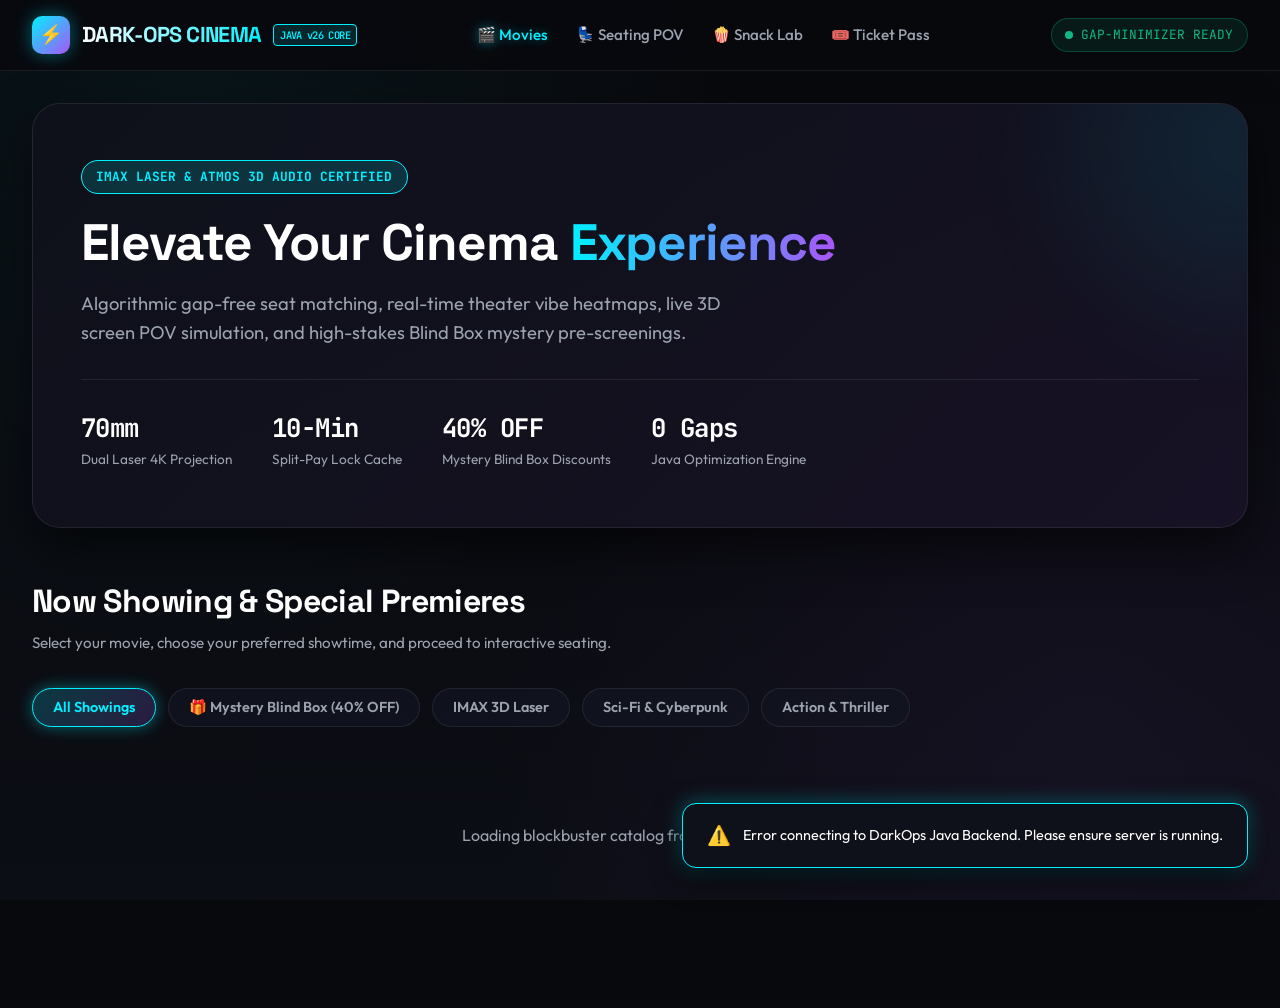
<file: web/index.html>
<!DOCTYPE html>
<html lang="en">
<head>
  <meta charset="UTF-8">
  <meta name="viewport" content="width=device-width, initial-scale=1.0">
  <title>DARK-OPS CINEMA // Next-Gen Movie Ticket Booking</title>
  <meta name="description" content="Experience cutting-edge cinema booking with 3D POV preview, vibe heatmap seating, group split-pay, and mystery blind box screening specials.">
  <link rel="stylesheet" href="styles.css">
</head>
<body>

  <!-- NAVIGATION BAR -->
  <header>
    <nav class="navbar">
      <a href="index.html" class="nav-brand">
        <div class="brand-icon">⚡</div>
        <span class="brand-title">DARK-OPS CINEMA</span>
        <span class="brand-badge">JAVA v26 CORE</span>
      </a>

      <ul class="nav-links">
        <li><a href="index.html" class="nav-link active">🎬 Movies</a></li>
        <li><a href="booking.html" class="nav-link">💺 Seating POV</a></li>
        <li><a href="snacks.html" class="nav-link">🍿 Snack Lab</a></li>
        <li><a href="confirmation.html" class="nav-link">🎟️ Ticket Pass</a></li>
      </ul>

      <div class="nav-status-pill">
        <span class="status-dot"></span>
        <span>GAP-MINIMIZER READY</span>
      </div>
    </nav>
  </header>

  <!-- MAIN CONTAINER -->
  <main class="container">

    <!-- HERO BANNER -->
    <section class="hero">
      <div class="hero-tag">IMAX LASER & ATMOS 3D AUDIO CERTIFIED</div>
      <h1 class="hero-title">Elevate Your Cinema <span>Experience</span></h1>
      <p class="hero-subtitle">
        Algorithmic gap-free seat matching, real-time theater vibe heatmaps, live 3D screen POV simulation, and high-stakes Blind Box mystery pre-screenings.
      </p>

      <div class="hero-stats">
        <div class="hero-stat-item">
          <h4>70mm</h4>
          <p>Dual Laser 4K Projection</p>
        </div>
        <div class="hero-stat-item">
          <h4>10-Min</h4>
          <p>Split-Pay Lock Cache</p>
        </div>
        <div class="hero-stat-item">
          <h4>40% OFF</h4>
          <p>Mystery Blind Box Discounts</p>
        </div>
        <div class="hero-stat-item">
          <h4>0 Gaps</h4>
          <p>Java Optimization Engine</p>
        </div>
      </div>
    </section>

    <!-- SECTION TITLE & FILTERS -->
    <div class="section-header">
      <div>
        <h2 class="section-title">Now Showing & Special Premieres</h2>
        <p class="section-subtitle">Select your movie, choose your preferred showtime, and proceed to interactive seating.</p>
      </div>
    </div>

    <!-- FILTER BAR -->
    <div class="filter-bar" id="filter-bar">
      <button class="filter-btn active" data-filter="ALL">All Showings</button>
      <button class="filter-btn" data-filter="BLIND_BOX">🎁 Mystery Blind Box (40% OFF)</button>
      <button class="filter-btn" data-filter="IMAX">IMAX 3D Laser</button>
      <button class="filter-btn" data-filter="SCI_FI">Sci-Fi & Cyberpunk</button>
      <button class="filter-btn" data-filter="ACTION">Action & Thriller</button>
    </div>

    <!-- MOVIE CARDS GRID -->
    <div class="movie-grid" id="movie-grid">
      <!-- Injected via JavaScript -->
      <div style="grid-column: 1/-1; text-align: center; padding: 4rem; color: var(--text-muted);">
        <p>Loading blockbuster catalog from Java backend...</p>
      </div>
    </div>

  </main>

  <script src="app.js"></script>
  <script>
    let allMovies = [];
    let activeFilter = 'ALL';
    const selectedShowTimes = {};

    async function loadDashboard() {
      try {
        allMovies = await API.getMovies();
        renderMovies();
      } catch (err) {
        console.error("Error loading movies:", err);
        showToast("Error connecting to DarkOps Java Backend. Please ensure server is running.", "warning");
      }
    }

    function renderMovies() {
      const grid = document.getElementById('movie-grid');
      grid.innerHTML = '';

      const filtered = allMovies.filter(m => {
        if (activeFilter === 'BLIND_BOX') return m.isBlindBox;
        if (activeFilter === 'IMAX') return m.tags && m.tags.includes('IMAX');
        if (activeFilter === 'SCI_FI') return m.genre.includes('Sci-Fi') || m.genre.includes('Cyberpunk');
        if (activeFilter === 'ACTION') return m.genre.includes('Action');
        return true;
      });

      filtered.forEach(movie => {
        if (!selectedShowTimes[movie.id]) {
          selectedShowTimes[movie.id] = '18:30';
        }

        const card = document.createElement('div');
        card.className = `movie-card ${movie.isBlindBox ? 'blind-box-card' : ''}`;
        card.id = `card-${movie.id}`;

        if (movie.isBlindBox) {
          // SPECIAL MYSTERY MOVIE / BLIND BOX CARD
          card.innerHTML = `
            <div class="blind-box-badge">🎁 MYSTERY BLIND BOX</div>
            <div class="blind-box-discount">${movie.blindBoxDiscountPct}% OFF</div>

            <div class="blind-box-visual">
              <div class="mystery-scan-lines"></div>
              <div class="mystery-cube">📦</div>
              <div style="font-family: var(--font-mono); font-size: 0.85rem; color: #a855f7; font-weight: 700; margin-top: 0.5rem; letter-spacing: 0.15em;">
                SURPRISE BLOCKBUSTER
              </div>
            </div>

            <div class="movie-body">
              <h3 class="movie-title">${movie.title}</h3>
              <div class="movie-meta">
                <span>⏱️ ${movie.duration} min</span>
                <span>⭐ SECRET 9.1</span>
                <span>🛡️ ${movie.rating}</span>
              </div>

              <div class="mystery-perks">
                <span class="perk-tag">⚡ Secret Pre-Screening</span>
                <span class="perk-tag">🍿 Free Mystery Snack</span>
                <span class="perk-tag">🎟️ Unlocks At Barcode</span>
              </div>

              <p class="movie-synopsis">${movie.synopsis}</p>

              <div class="movie-showtimes">
                <div class="showtimes-label">Select Secret Showing:</div>
                <div class="showtime-chips">
                  <button class="time-chip ${selectedShowTimes[movie.id] === '18:30' ? 'selected' : ''}" onclick="selectTime('${movie.id}', '18:30')">18:30 VIP</button>
                  <button class="time-chip ${selectedShowTimes[movie.id] === '21:15' ? 'selected' : ''}" onclick="selectTime('${movie.id}', '21:15')">21:15 NIGHT</button>
                </div>
              </div>

              <div class="movie-footer">
                <div class="movie-price-wrap">
                  <span class="price-label">Blind Box Special</span>
                  <span class="price-val" style="color: #10b981;">$${movie.basePrice.toFixed(2)}</span>
                </div>
                <button class="btn btn-purple" onclick="bookMovie('${movie.id}')">
                  Claim Mystery Pass ⚡
                </button>
              </div>
            </div>
          `;
        } else {
          // STANDARD BLOCKBUSTER MOVIE CARD
          card.innerHTML = `
            <div class="movie-poster-wrap">
              <img src="${movie.posterUrl}" alt="${movie.title}" class="movie-poster" loading="lazy">
              <div class="movie-rating-badge">
                ★ <span>${movie.score.toFixed(1)}</span>
              </div>
              <div class="movie-genre-badge">${movie.genre.split('/')[0].trim()}</div>
            </div>

            <div class="movie-body">
              <h3 class="movie-title">${movie.title}</h3>
              <div class="movie-meta">
                <span>⏱️ ${movie.duration} min</span>
                <span>🛡️ ${movie.rating}</span>
              </div>

              <p class="movie-synopsis">${movie.synopsis}</p>

              <div class="movie-showtimes">
                <div class="showtimes-label">Available Showtimes:</div>
                <div class="showtime-chips">
                  <button class="time-chip ${selectedShowTimes[movie.id] === '18:30' ? 'selected' : ''}" onclick="selectTime('${movie.id}', '18:30')">18:30</button>
                  <button class="time-chip ${selectedShowTimes[movie.id] === '21:15' ? 'selected' : ''}" onclick="selectTime('${movie.id}', '21:15')">21:15</button>
                </div>
              </div>

              <div class="movie-footer">
                <div class="movie-price-wrap">
                  <span class="price-label">Standard Ticket</span>
                  <span class="price-val">$${movie.basePrice.toFixed(2)}</span>
                </div>
                <button class="btn btn-primary" onclick="bookMovie('${movie.id}')">
                  Select Seats ➔
                </button>
              </div>
            </div>
          `;
        }

        grid.appendChild(card);
      });
    }

    function selectTime(movieId, time) {
      selectedShowTimes[movieId] = time;
      renderMovies();
    }

    function bookMovie(movieId) {
      const movie = allMovies.find(m => m.id === movieId);
      const time = selectedShowTimes[movieId] || '18:30';

      CinemaStore.setCurrentSelection({
        movieId: movie.id,
        movieTitle: movie.title,
        showTime: time,
        isBlindBox: movie.isBlindBox,
        basePrice: movie.basePrice,
        selectedSeats: [],
        vibePreference: 'NONE'
      });

      window.location.href = `booking.html?movie=${encodeURIComponent(movieId)}&time=${encodeURIComponent(time)}`;
    }

    // Filter bar listener
    document.getElementById('filter-bar').addEventListener('click', (e) => {
      if (e.target.classList.contains('filter-btn')) {
        document.querySelectorAll('.filter-btn').forEach(btn => btn.classList.remove('active'));
        e.target.classList.add('active');
        activeFilter = e.target.dataset.filter;
        renderMovies();
      }
    });

    document.addEventListener('DOMContentLoaded', loadDashboard);
  </script>
</body>
</html>
</file>
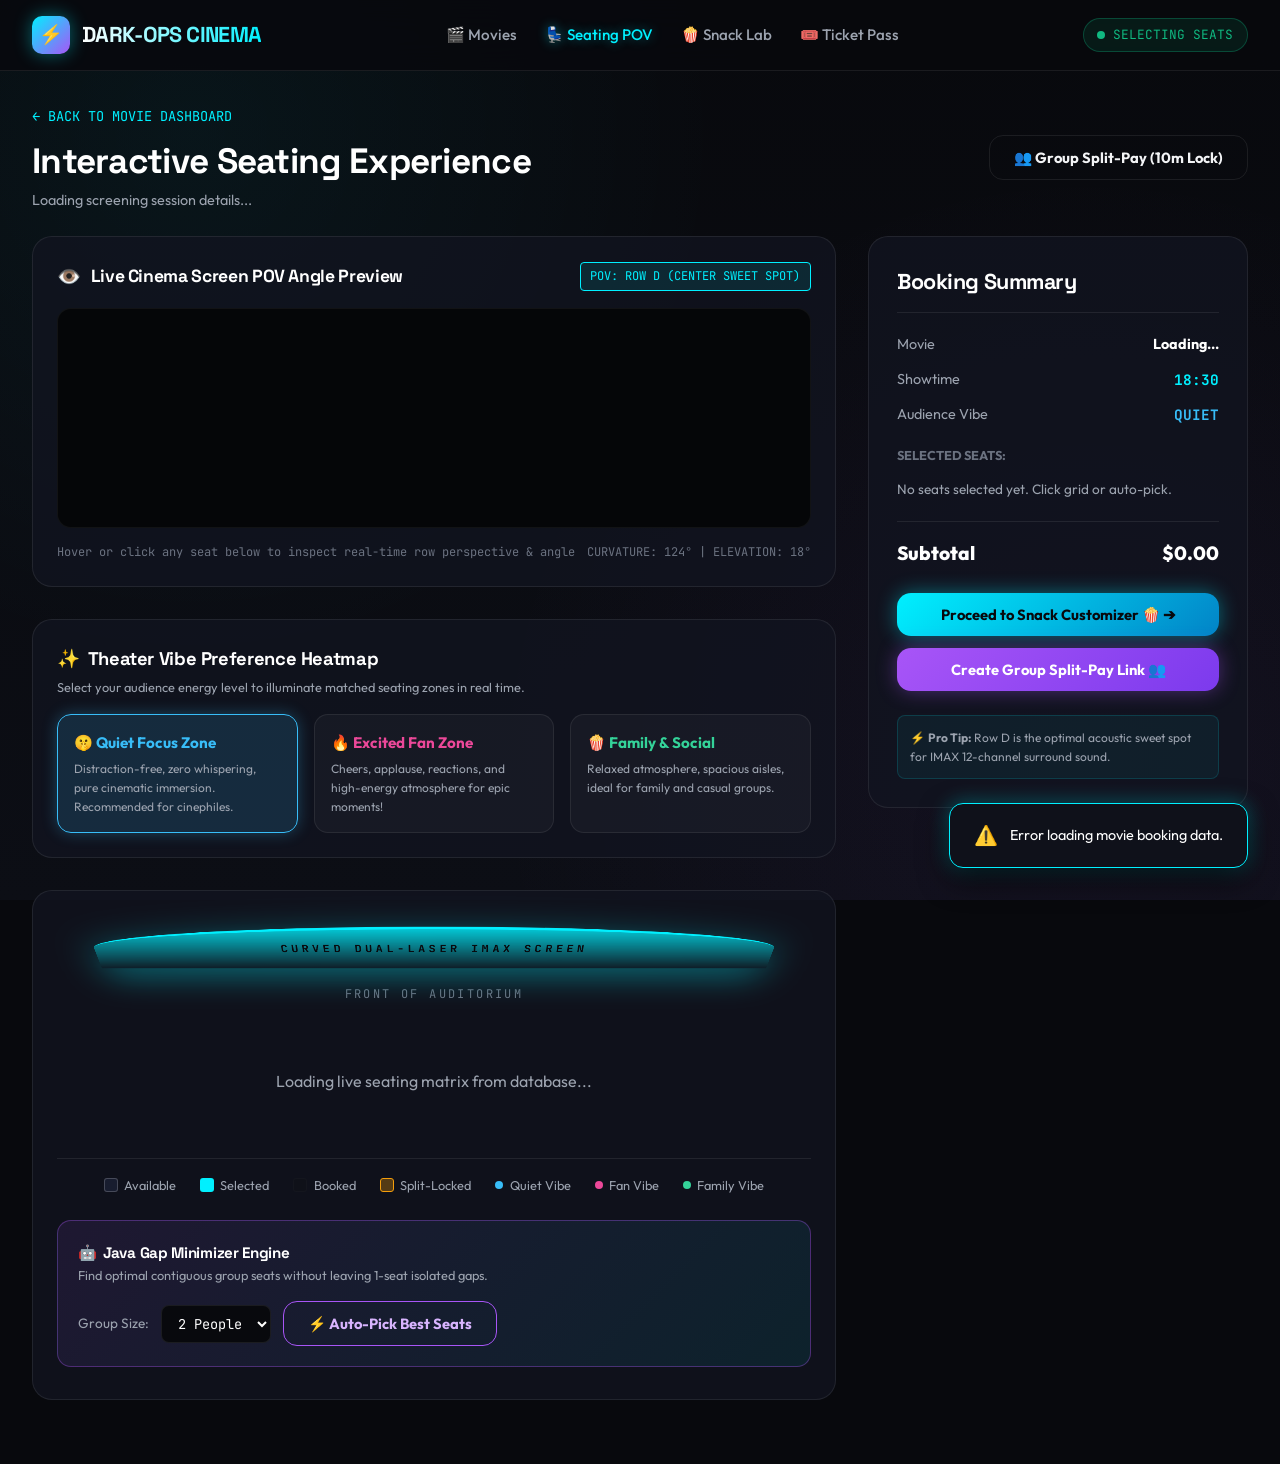
<file: web/booking.html>
<!DOCTYPE html>
<html lang="en">
<head>
  <meta charset="UTF-8">
  <meta name="viewport" content="width=device-width, initial-scale=1.0">
  <title>Seating POV & Booking // DARK-OPS CINEMA</title>
  <meta name="description" content="Interactive seating grid with 3D POV perspective simulator, vibe heatmap filters, and gap minimizer group allocator.">
  <link rel="stylesheet" href="styles.css">
</head>
<body>

  <!-- NAVBAR -->
  <header>
    <nav class="navbar">
      <a href="index.html" class="nav-brand">
        <div class="brand-icon">⚡</div>
        <span class="brand-title">DARK-OPS CINEMA</span>
      </a>

      <ul class="nav-links">
        <li><a href="index.html" class="nav-link">🎬 Movies</a></li>
        <li><a href="booking.html" class="nav-link active">💺 Seating POV</a></li>
        <li><a href="snacks.html" class="nav-link">🍿 Snack Lab</a></li>
        <li><a href="confirmation.html" class="nav-link">🎟️ Ticket Pass</a></li>
      </ul>

      <div class="nav-status-pill">
        <span class="status-dot"></span>
        <span id="nav-movie-title">SELECTING SEATS</span>
      </div>
    </nav>
  </header>

  <main class="container">

    <!-- BREADCRUMB & HEADER -->
    <div style="margin-bottom: 1.5rem; display: flex; align-items: center; justify-content: space-between; flex-wrap: wrap; gap: 1rem;">
      <div>
        <a href="index.html" style="color: var(--accent-cyan); font-size: 0.85rem; font-family: var(--font-mono);">← BACK TO MOVIE DASHBOARD</a>
        <h1 style="font-size: 2.2rem; margin-top: 0.25rem;" id="page-movie-heading">Interactive Seating Experience</h1>
        <p style="color: var(--text-muted); font-size: 0.9rem;" id="page-movie-meta">Loading screening session details...</p>
      </div>

      <div style="display: flex; gap: 0.75rem;">
        <button class="btn btn-outline" onclick="openSplitPayModal()" id="btn-split-modal">
          👥 Group Split-Pay (10m Lock)
        </button>
      </div>
    </div>

    <!-- MAIN TWO-COLUMN BOOKING LAYOUT -->
    <div class="booking-layout">

      <!-- LEFT COLUMN: POV VIEW + VIBE SELECTOR + SEAT MATRIX -->
      <div class="booking-main-col">

        <!-- 3D CANVAS POV PREVIEW SECTION -->
        <div class="pov-container">
          <div class="pov-header">
            <div style="display: flex; align-items: center; gap: 0.6rem;">
              <span style="font-size: 1.2rem;">👁️</span>
              <h3 style="font-size: 1.1rem;">Live Cinema Screen POV Angle Preview</h3>
            </div>
            <div class="pov-meta-badge" id="pov-current-row">POV: ROW D (CENTER SWEET SPOT)</div>
          </div>

          <canvas id="povCanvas" class="pov-canvas" width="700" height="220"></canvas>
          <div style="display: flex; justify-content: space-between; margin-top: 0.5rem; font-size: 0.75rem; color: var(--text-dark); font-family: var(--font-mono);">
            <span>Hover or click any seat below to inspect real-time row perspective & angle</span>
            <span id="pov-angle-deg">CURVATURE: 124° | ELEVATION: 18°</span>
          </div>
        </div>

        <!-- VIBE PREFERENCES SELECTOR & HEATMAP -->
        <div class="vibe-selector-card">
          <div style="display: flex; justify-content: space-between; align-items: center; flex-wrap: wrap; gap: 0.5rem;">
            <div>
              <h3 style="font-size: 1.15rem; display: flex; align-items: center; gap: 0.5rem;">
                <span>✨</span> Theater Vibe Preference Heatmap
              </h3>
              <p style="font-size: 0.8rem; color: var(--text-muted); margin-top: 0.2rem;">
                Select your audience energy level to illuminate matched seating zones in real time.
              </p>
            </div>
            <div style="display: flex; gap: 0.5rem;" id="vibe-pills-stat">
              <!-- Live percentage stats from Java backend -->
            </div>
          </div>

          <div class="vibe-options-grid">
            <div class="vibe-option-btn active-quiet" id="vibe-btn-quiet" onclick="setVibePreference('QUIET')">
              <div class="vibe-title" style="color: var(--vibe-quiet);">🤫 Quiet Focus Zone</div>
              <div class="vibe-desc">Distraction-free, zero whispering, pure cinematic immersion. Recommended for cinephiles.</div>
            </div>

            <div class="vibe-option-btn" id="vibe-btn-fan" onclick="setVibePreference('EXCITED_FAN')">
              <div class="vibe-title" style="color: var(--vibe-fan);">🔥 Excited Fan Zone</div>
              <div class="vibe-desc">Cheers, applause, reactions, and high-energy atmosphere for epic moments!</div>
            </div>

            <div class="vibe-option-btn" id="vibe-btn-family" onclick="setVibePreference('FAMILY')">
              <div class="vibe-title" style="color: var(--vibe-family);">🍿 Family & Social</div>
              <div class="vibe-desc">Relaxed atmosphere, spacious aisles, ideal for family and casual groups.</div>
            </div>
          </div>
        </div>

        <!-- SEATING MATRIX SECTION -->
        <div class="seating-section">
          <!-- Screen Arc -->
          <div class="cinema-screen-wrap">
            <div class="cinema-curved-screen">CURVED DUAL-LASER IMAX SCREEN</div>
            <div class="screen-label">FRONT OF AUDITORIUM</div>
          </div>

          <!-- Seating Grid -->
          <div class="seating-matrix" id="seating-matrix">
            <!-- Dynamically populated rows A-G -->
            <p style="color: var(--text-muted); padding: 2rem;">Loading live seating matrix from database...</p>
          </div>

          <!-- Legend -->
          <div style="display: flex; justify-content: center; gap: 1.5rem; flex-wrap: wrap; margin-top: 2rem; padding-top: 1rem; border-top: 1px solid var(--border-subtle); font-size: 0.8rem; color: var(--text-muted);">
            <div style="display: flex; align-items: center; gap: 0.4rem;">
              <div style="width: 14px; height: 14px; background: #181d2f; border: 1px solid rgba(255,255,255,0.2); border-radius: 3px;"></div>
              <span>Available</span>
            </div>
            <div style="display: flex; align-items: center; gap: 0.4rem;">
              <div style="width: 14px; height: 14px; background: var(--accent-cyan); border-radius: 3px;"></div>
              <span>Selected</span>
            </div>
            <div style="display: flex; align-items: center; gap: 0.4rem;">
              <div style="width: 14px; height: 14px; background: #101218; border: 1px solid rgba(255,255,255,0.04); border-radius: 3px; opacity: 0.5;"></div>
              <span>Booked</span>
            </div>
            <div style="display: flex; align-items: center; gap: 0.4rem;">
              <div style="width: 14px; height: 14px; background: rgba(245, 158, 11, 0.3); border: 1px solid var(--accent-amber); border-radius: 3px;"></div>
              <span>Split-Locked</span>
            </div>
            <div style="display: flex; align-items: center; gap: 0.4rem;">
              <div style="width: 8px; height: 8px; background: var(--vibe-quiet); border-radius: 50%;"></div>
              <span>Quiet Vibe</span>
            </div>
            <div style="display: flex; align-items: center; gap: 0.4rem;">
              <div style="width: 8px; height: 8px; background: var(--vibe-fan); border-radius: 50%;"></div>
              <span>Fan Vibe</span>
            </div>
            <div style="display: flex; align-items: center; gap: 0.4rem;">
              <div style="width: 8px; height: 8px; background: var(--vibe-family); border-radius: 50%;"></div>
              <span>Family Vibe</span>
            </div>
          </div>

          <!-- GAP MINIMIZER SMART CONTROLS -->
          <div class="gap-minimizer-box">
            <div class="gap-info">
              <h4><span>🤖</span> Java Gap Minimizer Engine</h4>
              <p id="gap-minimizer-text">Find optimal contiguous group seats without leaving 1-seat isolated gaps.</p>
            </div>

            <div style="display: flex; align-items: center; gap: 0.75rem;">
              <label style="font-size: 0.85rem; color: var(--text-muted);">Group Size:</label>
              <select id="opt-group-size" class="group-size-select">
                <option value="1">1 Person</option>
                <option value="2" selected>2 People</option>
                <option value="3">3 People</option>
                <option value="4">4 People</option>
                <option value="5">5 People</option>
                <option value="6">6 People</option>
              </select>
              <button class="btn btn-outline" style="border-color: var(--accent-purple); color: #d8b4fe;" onclick="runGapOptimization()">
                ⚡ Auto-Pick Best Seats
              </button>
            </div>
          </div>

        </div>

      </div>

      <!-- RIGHT COLUMN: SELECTION SUMMARY & CHECKOUT/SNACKS BUTTON -->
      <aside class="sidebar-panel">
        <h3 class="summary-title">Booking Summary</h3>

        <div class="summary-row">
          <span>Movie</span>
          <strong id="sum-movie-name" style="color: #fff; text-align: right;">Loading...</strong>
        </div>

        <div class="summary-row">
          <span>Showtime</span>
          <strong id="sum-showtime" style="color: var(--accent-cyan); font-family: var(--font-mono);">18:30</strong>
        </div>

        <div class="summary-row">
          <span>Audience Vibe</span>
          <strong id="sum-vibe" style="color: var(--vibe-quiet); font-family: var(--font-mono);">QUIET</strong>
        </div>

        <div style="margin-top: 1rem;">
          <span style="font-size: 0.8rem; color: var(--text-dark); text-transform: uppercase; font-weight: 700;">Selected Seats:</span>
          <div class="selected-seats-badge-list" id="selected-seats-list">
            <span style="color: var(--text-muted); font-size: 0.85rem;">No seats selected yet. Click grid or auto-pick.</span>
          </div>
        </div>

        <div class="summary-row total">
          <span>Subtotal</span>
          <span id="sum-total-price">$0.00</span>
        </div>

        <div style="display: flex; flex-direction: column; gap: 0.75rem; margin-top: 1.5rem;">
          <button class="btn btn-primary" style="width: 100%;" onclick="proceedToSnacks()" id="btn-proceed-snacks">
            Proceed to Snack Customizer 🍿 ➔
          </button>
          <button class="btn btn-purple" style="width: 100%;" onclick="openSplitPayModal()">
            Create Group Split-Pay Link 👥
          </button>
        </div>

        <div style="margin-top: 1.5rem; padding: 0.75rem; background: rgba(0,240,255,0.05); border: 1px solid rgba(0,240,255,0.15); border-radius: var(--radius-sm); font-size: 0.75rem; color: var(--text-muted);">
          ⚡ <strong>Pro Tip:</strong> Row D is the optimal acoustic sweet spot for IMAX 12-channel surround sound.
        </div>
      </aside>

    </div>

  </main>

  <!-- SPLIT PAY MODAL -->
  <div class="modal-backdrop" id="split-pay-modal">
    <div class="modal-dialog">
      <button class="modal-close-btn" onclick="closeSplitPayModal()">✕</button>

      <div style="display: flex; align-items: center; gap: 0.6rem; margin-bottom: 0.5rem;">
        <span style="font-size: 1.6rem;">👥</span>
        <h2 style="font-size: 1.4rem;">Group Split-Pay Lock</h2>
      </div>
      <p style="font-size: 0.85rem; color: var(--text-muted);">
        Locks selected seats for <strong>10 minutes</strong> while your friends contribute their split share directly.
      </p>

      <div id="split-creation-view">
        <div style="margin: 1.25rem 0;">
          <label style="font-size: 0.85rem; color: var(--text-muted); display: block; margin-bottom: 0.35rem;">Organizer Name:</label>
          <input type="text" id="split-organizer-name" value="Alex" style="width: 100%; padding: 0.65rem; background: var(--bg-primary); border: 1px solid var(--border-subtle); color: #fff; border-radius: 8px; font-family: var(--font-main);">
        </div>

        <div style="margin-bottom: 1.25rem;">
          <label style="font-size: 0.85rem; color: var(--text-muted); display: block; margin-bottom: 0.35rem;">Number of Friends Splitting:</label>
          <input type="number" id="split-participants-count" value="2" min="2" max="10" style="width: 100%; padding: 0.65rem; background: var(--bg-primary); border: 1px solid var(--border-subtle); color: #fff; border-radius: 8px; font-family: var(--font-mono);">
        </div>

        <button class="btn btn-purple" style="width: 100%;" onclick="createSplitSession()">
          Generate Split-Pay Link (10m TTL) ➔
        </button>
      </div>

      <!-- ACTIVE SPLIT VIEW -->
      <div id="split-active-view" style="display: none;">
        <div class="split-timer-box">
          <div style="font-size: 0.8rem; text-transform: uppercase; letter-spacing: 0.1em; color: var(--text-dark);">Session Expires In:</div>
          <div class="timer-digits" id="split-timer-display">09:59</div>
          <div style="font-size: 0.75rem; color: var(--text-muted);" id="split-seats-locked-label">Seats Locked in Java Cache</div>
        </div>

        <div style="background: rgba(255,255,255,0.03); border: 1px solid var(--border-subtle); border-radius: var(--radius-md); padding: 1rem; margin-bottom: 1rem;">
          <div class="summary-row">
            <span>Per-Person Share:</span>
            <strong id="split-per-person" style="color: var(--accent-emerald); font-size: 1.2rem; font-family: var(--font-mono);">$0.00</strong>
          </div>
          <div class="summary-row">
            <span>Total Amount:</span>
            <strong id="split-total-amount" style="font-family: var(--font-mono);">$0.00</strong>
          </div>
          <div class="summary-row">
            <span>Paid Status:</span>
            <strong id="split-paid-progress" style="color: var(--accent-cyan); font-family: var(--font-mono);">1 / 2 Paid</strong>
          </div>
        </div>

        <div style="margin-bottom: 1rem;">
          <label style="font-size: 0.75rem; color: var(--text-dark); text-transform: uppercase;">Shareable Split Code:</label>
          <input type="text" id="split-share-code" readonly style="width: 100%; padding: 0.5rem; background: #000; border: 1px solid var(--accent-purple); color: var(--accent-cyan); font-family: var(--font-mono); font-size: 0.9rem; border-radius: 6px; text-align: center; margin-top: 0.25rem;">
        </div>

        <div style="display: flex; gap: 0.5rem; flex-direction: column;">
          <button class="btn btn-outline" style="border-color: var(--accent-emerald); color: var(--accent-emerald);" onclick="simulateFriendPayment()">
            ⚡ Simulate Friend Contributing ($)
          </button>
          <button class="btn btn-primary" id="btn-split-complete" style="display: none;" onclick="proceedToSnacksWithSplit()">
            All Friends Paid! Proceed to Snacks 🍿 ➔
          </button>
        </div>
      </div>

    </div>
  </div>

  <script src="app.js"></script>
  <script>
    let currentMovieId = 'mov-dune2';
    let currentShowTime = '18:30';
    let currentVibePreference = 'QUIET';
    let seatMapData = [];
    let selectedSeats = [];
    let movieData = null;
    let activeSplitSession = null;
    let splitTimerInterval = null;
    let currentRowFocus = 'D';

    const canvas = document.getElementById('povCanvas');
    const ctx = canvas.getContext('2d');

    // Initialize Booking Page
    async function initBooking() {
      const urlParams = new URLSearchParams(window.location.search);
      if (urlParams.get('movie')) currentMovieId = urlParams.get('movie');
      if (urlParams.get('time')) currentShowTime = urlParams.get('time');

      try {
        movieData = await API.getMovie(currentMovieId);
        document.getElementById('nav-movie-title').textContent = movieData.title.toUpperCase();
        document.getElementById('page-movie-heading').textContent = movieData.title;
        document.getElementById('page-movie-meta').textContent = `${movieData.genre} | ${movieData.duration} min | Showtime: ${currentShowTime} | Base Price: $${movieData.basePrice.toFixed(2)}`;
        document.getElementById('sum-movie-name').textContent = movieData.title;
        document.getElementById('sum-showtime').textContent = currentShowTime;

        await loadSeatsAndHeatmap();
        drawPOV(currentRowFocus);

        // Check if split code query parameter is present
        const splitCodeParam = urlParams.get('split');
        if (splitCodeParam) {
          checkExistingSplit(splitCodeParam);
        }
      } catch(err) {
        console.error("Initialization error:", err);
        showToast("Error loading movie booking data.", "warning");
      }
    }

    async function loadSeatsAndHeatmap() {
      try {
        const [seatsRes, heatmapRes] = await Promise.all([
          API.getSeats(currentMovieId, currentShowTime),
          API.getVibeHeatmap(currentMovieId, currentShowTime)
        ]);

        seatMapData = seatsRes.seats || [];
        renderSeatingMatrix(seatMapData);
        renderVibeStats(heatmapRes);
      } catch(err) {
        console.error("Error loading seats:", err);
      }
    }

    function renderVibeStats(heatmap) {
      const statContainer = document.getElementById('vibe-pills-stat');
      if (!heatmap || !heatmap.vibeDistribution) return;

      const q = heatmap.vibeDistribution['QUIET'] || 0;
      const fan = heatmap.vibeDistribution['EXCITED_FAN'] || 0;
      const fam = heatmap.vibeDistribution['FAMILY'] || 0;

      statContainer.innerHTML = `
        <span class="perk-tag" style="border-color: var(--vibe-quiet); color: var(--vibe-quiet);">🤫 ${q}% Quiet</span>
        <span class="perk-tag" style="border-color: var(--vibe-fan); color: var(--vibe-fan);">🔥 ${fan}% Fans</span>
        <span class="perk-tag" style="border-color: var(--vibe-family); color: var(--vibe-family);">🍿 ${fam}% Family</span>
      `;
    }

    function renderSeatingMatrix(seats) {
      const matrix = document.getElementById('seating-matrix');
      matrix.innerHTML = '';

      // Group seats by row
      const rows = {};
      seats.forEach(s => {
        if (!rows[s.row]) rows[s.row] = [];
        rows[s.row].push(s);
      });

      const rowKeys = Object.keys(rows).sort();

      rowKeys.forEach(rowKey => {
        const rowDiv = document.createElement('div');
        rowDiv.className = 'seat-row';

        const rowIdLabel = document.createElement('div');
        rowIdLabel.className = 'row-identifier';
        rowIdLabel.textContent = rowKey;
        rowDiv.appendChild(rowIdLabel);

        const rowSeats = rows[rowKey].sort((a,b) => a.number - b.number);

        rowSeats.forEach((seat, idx) => {
          // Add aisle gap in the middle (after seat 5)
          if (idx === 5) {
            const aisle = document.createElement('div');
            aisle.style.width = '24px';
            rowDiv.appendChild(aisle);
          }

          const seatEl = document.createElement('div');
          seatEl.className = 'seat-item';
          seatEl.id = `seat-${seat.id}`;
          seatEl.textContent = `${seat.number}`;
          seatEl.title = `Seat ${seat.row}${seat.number} - Tier: ${seat.tier} - Price: $${seat.price.toFixed(2)} - Vibe: ${seat.vibeTag}`;

          // Status styles
          if (seat.isBooked) {
            seatEl.classList.add('booked');
          } else if (seat.isLocked) {
            seatEl.classList.add('locked');
          } else if (selectedSeats.some(s => s.id === seat.id)) {
            seatEl.classList.add('selected');
          }

          // Vibe halo overlay
          if (seat.vibeTag === 'QUIET') seatEl.classList.add('vibe-quiet');
          else if (seat.vibeTag === 'EXCITED_FAN') seatEl.classList.add('vibe-fan');
          else if (seat.vibeTag === 'FAMILY') seatEl.classList.add('vibe-family');

          // Hover updates POV preview
          seatEl.addEventListener('mouseenter', () => {
            currentRowFocus = seat.row;
            drawPOV(seat.row, seat.number);
          });

          // Click handler
          seatEl.addEventListener('click', () => {
            if (!seat.isBooked && !seat.isLocked) {
              toggleSeatSelection(seat);
            }
          });

          rowDiv.appendChild(seatEl);
        });

        matrix.appendChild(rowDiv);
      });
    }

    function toggleSeatSelection(seat) {
      const idx = selectedSeats.findIndex(s => s.id === seat.id);
      if (idx >= 0) {
        selectedSeats.splice(idx, 1);
      } else {
        selectedSeats.push(seat);
      }
      updateSummary();
      renderSeatingMatrix(seatMapData);
      drawPOV(seat.row, seat.number);
    }

    function setVibePreference(vibe) {
      currentVibePreference = vibe;
      document.getElementById('sum-vibe').textContent = vibe;

      document.getElementById('vibe-btn-quiet').className = `vibe-option-btn ${vibe === 'QUIET' ? 'active-quiet' : ''}`;
      document.getElementById('vibe-btn-fan').className = `vibe-option-btn ${vibe === 'EXCITED_FAN' ? 'active-fan' : ''}`;
      document.getElementById('vibe-btn-family').className = `vibe-option-btn ${vibe === 'FAMILY' ? 'active-family' : ''}`;

      showToast(`Theater Vibe preference filtered for: ${vibe}`, 'info');
      renderSeatingMatrix(seatMapData);
    }

    function updateSummary() {
      const listEl = document.getElementById('selected-seats-list');
      const totalEl = document.getElementById('sum-total-price');

      if (selectedSeats.length === 0) {
        listEl.innerHTML = '<span style="color: var(--text-muted); font-size: 0.85rem;">No seats selected yet. Click grid or auto-pick.</span>';
        totalEl.textContent = '$0.00';
        return;
      }

      listEl.innerHTML = '';
      let total = 0;
      selectedSeats.forEach(s => {
        total += s.price;
        const pill = document.createElement('span');
        pill.className = 'seat-tag-pill';
        pill.textContent = `${s.row}${s.number} ($${s.price.toFixed(2)})`;
        listEl.appendChild(pill);
      });

      totalEl.textContent = `$${total.toFixed(2)}`;
    }

    // GAP MINIMIZER INTEGRATION
    async function runGapOptimization() {
      const groupSize = parseInt(document.getElementById('opt-group-size').value, 10);
      showToast(`Executing Java Gap Minimizer for ${groupSize} seats...`, 'info');

      try {
        const result = await API.optimizeSeats({
          movieId: currentMovieId,
          showTime: currentShowTime,
          groupSize: groupSize,
          preferredVibe: currentVibePreference,
          preferredTier: ''
        });

        if (result.found && result.recommendedSeats.length > 0) {
          selectedSeats = result.recommendedSeats;
          updateSummary();
          renderSeatingMatrix(seatMapData);

          // Highlight recommended seats
          result.recommendedSeats.forEach(s => {
            const el = document.getElementById(`seat-${s.id}`);
            if (el) el.classList.add('recommended');
          });

          currentRowFocus = result.row;
          drawPOV(result.row);
          document.getElementById('gap-minimizer-text').textContent = `✓ ${result.reason}`;
          showToast(`Allocated optimal contiguous block in Row ${result.row}! Score: ${result.score}`, 'success');
        } else {
          showToast(result.reason || "No contiguous block found without isolated gaps.", 'warning');
        }
      } catch(err) {
        console.error("Gap Minimizer error:", err);
      }
    }

    // 3D CANVAS POV DRAWING ENGINE
    function drawPOV(rowLetter, seatNumber = 5) {
      const w = canvas.width;
      const h = canvas.height;
      ctx.clearRect(0, 0, w, h);

      // Row depth and perspective calculation
      const rowIndex = rowLetter ? (rowLetter.charCodeAt(0) - 'A'.charCodeAt(0)) : 3; // 0 = A, 6 = G
      const depthFactor = 1 - (rowIndex * 0.08); // Closer = bigger screen
      const screenWidth = (w * 0.78) * depthFactor;
      const screenHeight = (h * 0.58) * depthFactor;
      const screenX = (w - screenWidth) / 2;
      const screenY = 25 + (rowIndex * 10);

      // Background ambient gradient
      const bgGrad = ctx.createRadialGradient(w/2, h/2, 20, w/2, h/2, w);
      bgGrad.addColorStop(0, '#0f121d');
      bgGrad.addColorStop(1, '#050608');
      ctx.fillStyle = bgGrad;
      ctx.fillRect(0, 0, w, h);

      // Floor perspective lines
      ctx.strokeStyle = 'rgba(255, 255, 255, 0.04)';
      ctx.lineWidth = 1;
      for (let i = 0; i <= 10; i++) {
        ctx.beginPath();
        ctx.moveTo((w/10) * i, h);
        ctx.lineTo(w/2, h/2 - 20);
        ctx.stroke();
      }

      // Ambient screen glow
      const glowGrad = ctx.createRadialGradient(w/2, screenY + screenHeight/2, 10, w/2, screenY + screenHeight/2, screenWidth);
      glowGrad.addColorStop(0, 'rgba(0, 240, 255, 0.35)');
      glowGrad.addColorStop(0.5, 'rgba(168, 85, 247, 0.15)');
      glowGrad.addColorStop(1, 'transparent');
      ctx.fillStyle = glowGrad;
      ctx.fillRect(screenX - 40, screenY - 20, screenWidth + 80, screenHeight + 50);

      // Curved Screen drawing (Quadratic Bezier arc)
      ctx.save();
      ctx.beginPath();
      ctx.moveTo(screenX, screenY + 20);
      ctx.quadraticCurveTo(w/2, screenY - 15, screenX + screenWidth, screenY + 20);
      ctx.lineTo(screenX + screenWidth, screenY + screenHeight);
      ctx.quadraticCurveTo(w/2, screenY + screenHeight - 15, screenX, screenY + screenHeight);
      ctx.closePath();

      // Screen surface
      const screenGrad = ctx.createLinearGradient(screenX, screenY, screenX + screenWidth, screenY + screenHeight);
      screenGrad.addColorStop(0, '#00e5ff');
      screenGrad.addColorStop(0.5, '#2e1065');
      screenGrad.addColorStop(1, '#ff007a');
      ctx.fillStyle = screenGrad;
      ctx.fill();

      // Screen border glow
      ctx.strokeStyle = '#00f0ff';
      ctx.lineWidth = 3;
      ctx.shadowColor = '#00f0ff';
      ctx.shadowBlur = 15;
      ctx.stroke();
      ctx.restore();

      // Cinema Movie Title Mock on Screen
      ctx.fillStyle = 'rgba(255, 255, 255, 0.9)';
      ctx.font = 'bold 16px "Space Grotesk", sans-serif';
      ctx.textAlign = 'center';
      ctx.fillText(movieData ? movieData.title.toUpperCase() : "DARK-OPS CINEMA", w/2, screenY + screenHeight/2);
      ctx.font = '10px "JetBrains Mono", monospace';
      ctx.fillStyle = 'rgba(255, 255, 255, 0.7)';
      ctx.fillText("IMAX 70MM DUAL-LASER // DOLBY ATMOS 128-CH", w/2, screenY + screenHeight/2 + 20);

      // Foreground row silhouettes
      ctx.fillStyle = '#08090d';
      ctx.fillRect(0, h - 30, w, 30);

      // Active seat pointer
      ctx.fillStyle = 'rgba(0, 240, 255, 0.8)';
      ctx.beginPath();
      const seatX = (w * 0.2) + ((seatNumber / 10) * (w * 0.6));
      ctx.arc(seatX, h - 14, 5, 0, Math.PI * 2);
      ctx.fill();

      // Update badge text
      const povLabel = document.getElementById('pov-current-row');
      if (povLabel) {
        povLabel.textContent = `POV: ROW ${rowLetter} (SEAT ${seatNumber}) - ${rowLetter <= 'B' ? 'VIP FRONT IMMERSION' : rowLetter <= 'D' ? 'OPTIMAL SWEET SPOT' : 'WIDE PANORAMIC'}`;
      }
    }

    // SPLIT-PAY FLOW
    function openSplitPayModal() {
      if (selectedSeats.length === 0) {
        showToast("Please select at least 1 seat to generate a split-pay link.", "warning");
        return;
      }
      document.getElementById('split-pay-modal').classList.add('active');
    }

    function closeSplitPayModal() {
      document.getElementById('split-pay-modal').classList.remove('active');
    }

    async function createSplitSession() {
      const organizer = document.getElementById('split-organizer-name').value || 'Organizer';
      const participants = parseInt(document.getElementById('split-participants-count').value, 10) || 2;
      const totalAmount = selectedSeats.reduce((sum, s) => sum + s.price, 0);

      try {
        const res = await API.createSplitPay({
          movieId: currentMovieId,
          showTime: currentShowTime,
          seatIds: selectedSeats.map(s => s.id),
          totalAmount: totalAmount,
          participants: participants,
          creatorName: organizer
        });

        activeSplitSession = res;
        document.getElementById('split-creation-view').style.display = 'none';
        document.getElementById('split-active-view').style.display = 'block';

        document.getElementById('split-per-person').textContent = `$${res.perPersonAmount.toFixed(2)}`;
        document.getElementById('split-total-amount').textContent = `$${res.totalAmount.toFixed(2)}`;
        document.getElementById('split-paid-progress').textContent = `1 / ${res.totalParticipants} Paid (${organizer})`;
        document.getElementById('split-share-code').value = res.splitCode;

        startSplitCountdown(res.remainingSeconds);
        showToast("Split-Pay Session created! 10-minute lock activated in Java Cache.", "success");
      } catch(err) {
        console.error("Split creation error:", err);
      }
    }

    function startSplitCountdown(seconds) {
      if (splitTimerInterval) clearInterval(splitTimerInterval);
      let rem = seconds;

      splitTimerInterval = setInterval(() => {
        rem--;
        if (rem <= 0) {
          clearInterval(splitTimerInterval);
          document.getElementById('split-timer-display').textContent = 'EXPIRED';
          showToast("Split-Pay session expired. Seat locks released.", "warning");
          return;
        }

        const m = Math.floor(rem / 60).toString().padStart(2, '0');
        const s = (rem % 60).toString().padStart(2, '0');
        document.getElementById('split-timer-display').textContent = `${m}:${s}`;
      }, 1000);
    }

    async function simulateFriendPayment() {
      if (!activeSplitSession) return;
      const names = ['Jordan', 'Taylor', 'Casey', 'Sam', 'Riley', 'Morgan'];
      const randomFriend = names[Math.floor(Math.random() * names.length)];

      try {
        const res = await API.contributeSplitPay(activeSplitSession.splitCode, randomFriend);
        if (res.success) {
          document.getElementById('split-paid-progress').textContent = `${res.paidCount} / ${res.totalParticipants} Paid (+ ${randomFriend})`;
          showToast(`Friend ${randomFriend} contributed their split share!`, 'success');

          if (res.isCompleted) {
            document.getElementById('btn-split-complete').style.display = 'block';
            showToast("All group members have contributed! You may now proceed to Snacks.", 'success');
          }
        }
      } catch(err) {
        console.error(err);
      }
    }

    function proceedToSnacks() {
      if (selectedSeats.length === 0) {
        showToast("Please select at least 1 seat to continue.", "warning");
        return;
      }

      CinemaStore.setCurrentSelection({
        movieId: currentMovieId,
        movieTitle: movieData.title,
        showTime: currentShowTime,
        isBlindBox: movieData.isBlindBox,
        selectedSeats: selectedSeats,
        vibePreference: currentVibePreference,
        totalTicketPrice: selectedSeats.reduce((sum, s) => sum + s.price, 0),
        splitCode: null
      });

      window.location.href = 'snacks.html';
    }

    function proceedToSnacksWithSplit() {
      CinemaStore.setCurrentSelection({
        movieId: currentMovieId,
        movieTitle: movieData.title,
        showTime: currentShowTime,
        isBlindBox: movieData.isBlindBox,
        selectedSeats: selectedSeats,
        vibePreference: currentVibePreference,
        totalTicketPrice: selectedSeats.reduce((sum, s) => sum + s.price, 0),
        splitCode: activeSplitSession.splitCode
      });

      window.location.href = 'snacks.html';
    }

    document.addEventListener('DOMContentLoaded', initBooking);
  </script>
</body>
</html>
</file>
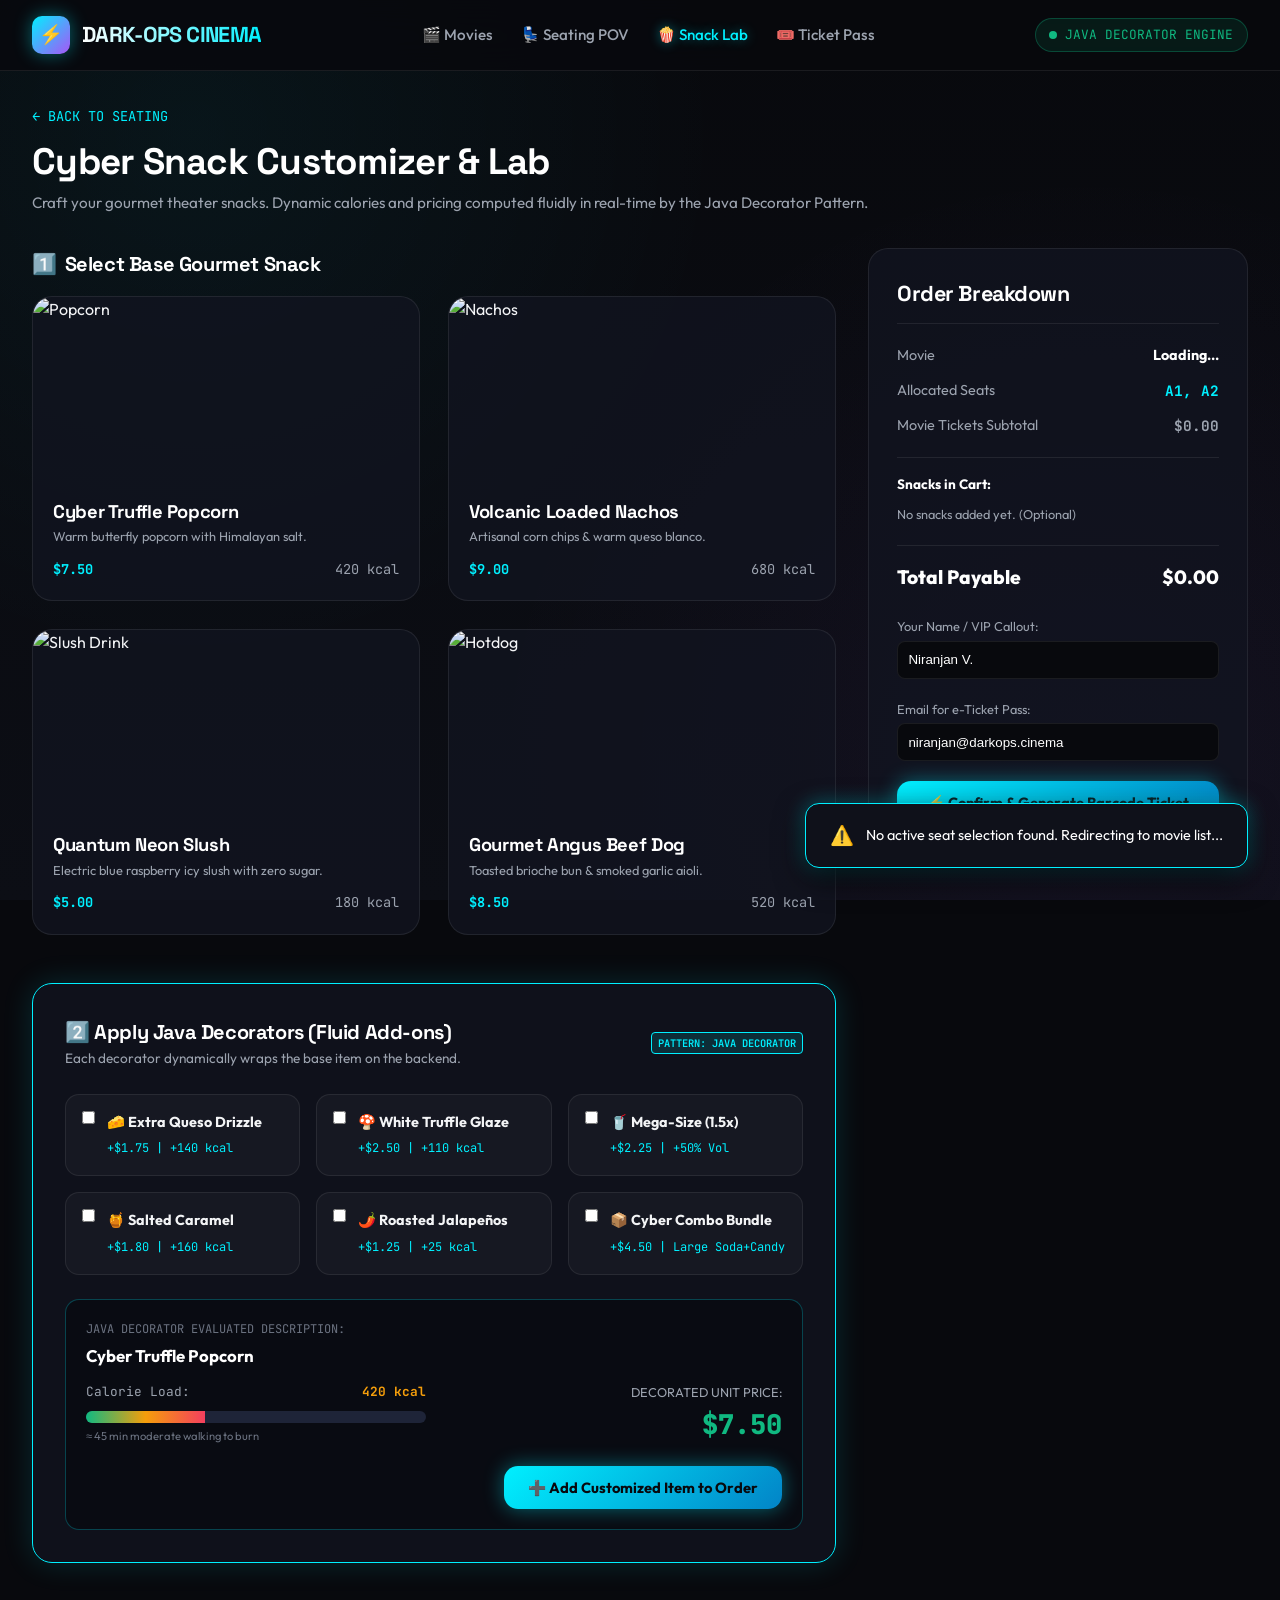
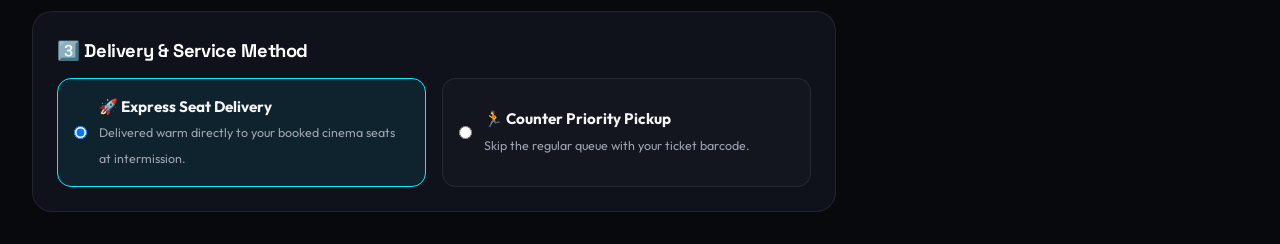
<file: web/snacks.html>
<!DOCTYPE html>
<html lang="en">
<head>
  <meta charset="UTF-8">
  <meta name="viewport" content="width=device-width, initial-scale=1.0">
  <title>Cyber Snack Lab // DARK-OPS CINEMA</title>
  <meta name="description" content="Dynamic Snack Customizer using Java Decorator Pattern for real-time calorie and price calculations with in-seat theater delivery.">
  <link rel="stylesheet" href="styles.css">
</head>
<body>

  <!-- NAVBAR -->
  <header>
    <nav class="navbar">
      <a href="index.html" class="nav-brand">
        <div class="brand-icon">⚡</div>
        <span class="brand-title">DARK-OPS CINEMA</span>
      </a>

      <ul class="nav-links">
        <li><a href="index.html" class="nav-link">🎬 Movies</a></li>
        <li><a href="booking.html" class="nav-link">💺 Seating POV</a></li>
        <li><a href="snacks.html" class="nav-link active">🍿 Snack Lab</a></li>
        <li><a href="confirmation.html" class="nav-link">🎟️ Ticket Pass</a></li>
      </ul>

      <div class="nav-status-pill">
        <span class="status-dot"></span>
        <span>JAVA DECORATOR ENGINE</span>
      </div>
    </nav>
  </header>

  <main class="container">

    <!-- HEADER -->
    <div style="margin-bottom: 2rem;">
      <a href="booking.html" style="color: var(--accent-cyan); font-size: 0.85rem; font-family: var(--font-mono);">← BACK TO SEATING</a>
      <h1 style="font-size: 2.3rem; margin-top: 0.25rem;">Cyber Snack Customizer & Lab</h1>
      <p style="color: var(--text-muted); font-size: 0.95rem;">
        Craft your gourmet theater snacks. Dynamic calories and pricing computed fluidly in real-time by the Java Decorator Pattern.
      </p>
    </div>

    <!-- TWO COLUMN LAYOUT: CUSTOMIZER + CART SUMMARY -->
    <div class="booking-layout">

      <!-- LEFT COLUMN: INTERACTIVE SNACK BUILDER -->
      <div>

        <!-- STEP 1: SELECT BASE SNACK -->
        <h3 style="font-size: 1.25rem; margin-bottom: 1rem; display: flex; align-items: center; gap: 0.5rem;">
          <span>1️⃣</span> Select Base Gourmet Snack
        </h3>

        <div class="snack-grid" id="base-snacks-grid">
          <!-- Popcorn -->
          <div class="snack-card active-base" id="card-POPCORN" onclick="selectBase('POPCORN')">
            <img src="https://images.unsplash.com/photo-1578849278619-e73505e9610f?w=400&auto=format&fit=crop&q=80" alt="Popcorn" class="snack-img">
            <div class="snack-body">
              <h4 style="font-size: 1.15rem;">Cyber Truffle Popcorn</h4>
              <p style="font-size: 0.8rem; color: var(--text-muted); margin-bottom: 0.75rem;">Warm butterfly popcorn with Himalayan salt.</p>
              <div style="display: flex; justify-content: space-between; font-family: var(--font-mono); font-size: 0.85rem;">
                <span style="color: var(--accent-cyan); font-weight: 700;">$7.50</span>
                <span style="color: var(--text-muted);">420 kcal</span>
              </div>
            </div>
          </div>

          <!-- Nachos -->
          <div class="snack-card" id="card-NACHOS" onclick="selectBase('NACHOS')">
            <img src="https://images.unsplash.com/photo-1513456852971-30c0b8199d4d?w=400&auto=format&fit=crop&q=80" alt="Nachos" class="snack-img">
            <div class="snack-body">
              <h4 style="font-size: 1.15rem;">Volcanic Loaded Nachos</h4>
              <p style="font-size: 0.8rem; color: var(--text-muted); margin-bottom: 0.75rem;">Artisanal corn chips & warm queso blanco.</p>
              <div style="display: flex; justify-content: space-between; font-family: var(--font-mono); font-size: 0.85rem;">
                <span style="color: var(--accent-cyan); font-weight: 700;">$9.00</span>
                <span style="color: var(--text-muted);">680 kcal</span>
              </div>
            </div>
          </div>

          <!-- Drinks -->
          <div class="snack-card" id="card-DRINKS" onclick="selectBase('DRINKS')">
            <img src="https://images.unsplash.com/photo-1551024709-8f23befc6f87?w=400&auto=format&fit=crop&q=80" alt="Slush Drink" class="snack-img">
            <div class="snack-body">
              <h4 style="font-size: 1.15rem;">Quantum Neon Slush</h4>
              <p style="font-size: 0.8rem; color: var(--text-muted); margin-bottom: 0.75rem;">Electric blue raspberry icy slush with zero sugar.</p>
              <div style="display: flex; justify-content: space-between; font-family: var(--font-mono); font-size: 0.85rem;">
                <span style="color: var(--accent-cyan); font-weight: 700;">$5.00</span>
                <span style="color: var(--text-muted);">180 kcal</span>
              </div>
            </div>
          </div>

          <!-- Angus Hotdog -->
          <div class="snack-card" id="card-HOTDOG" onclick="selectBase('HOTDOG')">
            <img src="https://images.unsplash.com/photo-1619740455993-9e612b1af08a?w=400&auto=format&fit=crop&q=80" alt="Hotdog" class="snack-img">
            <div class="snack-body">
              <h4 style="font-size: 1.15rem;">Gourmet Angus Beef Dog</h4>
              <p style="font-size: 0.8rem; color: var(--text-muted); margin-bottom: 0.75rem;">Toasted brioche bun & smoked garlic aioli.</p>
              <div style="display: flex; justify-content: space-between; font-family: var(--font-mono); font-size: 0.85rem;">
                <span style="color: var(--accent-cyan); font-weight: 700;">$8.50</span>
                <span style="color: var(--text-muted);">520 kcal</span>
              </div>
            </div>
          </div>
        </div>

        <!-- STEP 2: JAVA DECORATOR ADD-ONS -->
        <div class="snack-customizer-section">
          <div style="display: flex; justify-content: space-between; align-items: center; flex-wrap: wrap; gap: 0.5rem;">
            <div>
              <h3 style="font-size: 1.25rem;">2️⃣ Apply Java Decorators (Fluid Add-ons)</h3>
              <p style="font-size: 0.85rem; color: var(--text-muted);">Each decorator dynamically wraps the base item on the backend.</p>
            </div>
            <span class="brand-badge">PATTERN: JAVA DECORATOR</span>
          </div>

          <div class="decorator-options-grid">
            <div class="decorator-toggle" id="dec-CHEESE" onclick="toggleAddOn('CHEESE')">
              <input type="checkbox" id="chk-CHEESE" style="pointer-events: none;">
              <div>
                <strong style="font-size: 0.9rem; display: block;">🧀 Extra Queso Drizzle</strong>
                <span style="font-size: 0.75rem; color: var(--accent-cyan); font-family: var(--font-mono);">+$1.75 | +140 kcal</span>
              </div>
            </div>

            <div class="decorator-toggle" id="dec-TRUFFLE" onclick="toggleAddOn('TRUFFLE')">
              <input type="checkbox" id="chk-TRUFFLE" style="pointer-events: none;">
              <div>
                <strong style="font-size: 0.9rem; display: block;">🍄 White Truffle Glaze</strong>
                <span style="font-size: 0.75rem; color: var(--accent-cyan); font-family: var(--font-mono);">+$2.50 | +110 kcal</span>
              </div>
            </div>

            <div class="decorator-toggle" id="dec-LARGE" onclick="toggleAddOn('LARGE')">
              <input type="checkbox" id="chk-LARGE" style="pointer-events: none;">
              <div>
                <strong style="font-size: 0.9rem; display: block;">🥤 Mega-Size (1.5x)</strong>
                <span style="font-size: 0.75rem; color: var(--accent-cyan); font-family: var(--font-mono);">+$2.25 | +50% Vol</span>
              </div>
            </div>

            <div class="decorator-toggle" id="dec-CARAMEL" onclick="toggleAddOn('CARAMEL')">
              <input type="checkbox" id="chk-CARAMEL" style="pointer-events: none;">
              <div>
                <strong style="font-size: 0.9rem; display: block;">🍯 Salted Caramel</strong>
                <span style="font-size: 0.75rem; color: var(--accent-cyan); font-family: var(--font-mono);">+$1.80 | +160 kcal</span>
              </div>
            </div>

            <div class="decorator-toggle" id="dec-JALAPENO" onclick="toggleAddOn('JALAPENO')">
              <input type="checkbox" id="chk-JALAPENO" style="pointer-events: none;">
              <div>
                <strong style="font-size: 0.9rem; display: block;">🌶️ Roasted Jalapeños</strong>
                <span style="font-size: 0.75rem; color: var(--accent-cyan); font-family: var(--font-mono);">+$1.25 | +25 kcal</span>
              </div>
            </div>

            <div class="decorator-toggle" id="dec-COMBO" onclick="toggleAddOn('COMBO')">
              <input type="checkbox" id="chk-COMBO" style="pointer-events: none;">
              <div>
                <strong style="font-size: 0.9rem; display: block;">📦 Cyber Combo Bundle</strong>
                <span style="font-size: 0.75rem; color: var(--accent-cyan); font-family: var(--font-mono);">+$4.50 | Large Soda+Candy</span>
              </div>
            </div>
          </div>

          <!-- REAL-TIME JAVA DECORATED OUTPUT -->
          <div style="background: #090b12; border: 1px solid var(--border-glow); border-radius: var(--radius-md); padding: 1.25rem; margin-top: 1.5rem;">
            <div style="font-size: 0.75rem; color: var(--text-dark); text-transform: uppercase; font-family: var(--font-mono);">
              Java Decorator Evaluated Description:
            </div>
            <div id="live-snack-desc" style="font-size: 1.05rem; font-weight: 700; color: #fff; margin: 0.25rem 0 0.75rem 0;">
              Cyber Truffle Popcorn
            </div>

            <!-- Calorie & Price Meter -->
            <div style="display: grid; grid-template-columns: 1fr 1fr; gap: 1rem; align-items: center;">
              <div>
                <div style="display: flex; justify-content: space-between; font-size: 0.8rem; font-family: var(--font-mono);">
                  <span style="color: var(--text-muted);">Calorie Load:</span>
                  <strong id="live-calorie-val" style="color: var(--accent-amber);">420 kcal</strong>
                </div>
                <div class="calorie-meter-bar">
                  <div class="calorie-meter-fill" id="calorie-bar-fill"></div>
                </div>
                <div id="live-burn-time" style="font-size: 0.7rem; color: var(--text-dark); margin-top: 0.35rem;">
                  ≈ 45 min moderate walking to burn
                </div>
              </div>

              <div style="text-align: right;">
                <div style="font-size: 0.8rem; color: var(--text-muted); text-transform: uppercase;">Decorated Unit Price:</div>
                <div id="live-price-val" style="font-size: 1.7rem; font-weight: 900; color: var(--accent-emerald); font-family: var(--font-mono);">
                  $7.50
                </div>
              </div>
            </div>

            <div style="margin-top: 1.25rem; text-align: right;">
              <button class="btn btn-primary" onclick="addCustomizedSnackToOrder()">
                ➕ Add Customized Item to Order
              </button>
            </div>
          </div>

        </div>

        <!-- STEP 3: CINEMA SEAT DELIVERY OPTION -->
        <div style="background: var(--bg-card); border: 1px solid var(--border-subtle); border-radius: var(--radius-lg); padding: 1.5rem;">
          <h3 style="font-size: 1.15rem; margin-bottom: 0.75rem;">3️⃣ Delivery & Service Method</h3>
          <div style="display: grid; grid-template-columns: 1fr 1fr; gap: 1rem;">
            <label style="background: rgba(0,240,255,0.08); border: 1px solid var(--accent-cyan); border-radius: var(--radius-md); padding: 1rem; cursor: pointer; display: flex; align-items: center; gap: 0.75rem;">
              <input type="radio" name="deliveryMethod" value="SEAT" checked>
              <div>
                <strong style="display: block; font-size: 0.95rem;">🚀 Express Seat Delivery</strong>
                <span style="font-size: 0.78rem; color: var(--text-muted);">Delivered warm directly to your booked cinema seats at intermission.</span>
              </div>
            </label>

            <label style="background: rgba(255,255,255,0.02); border: 1px solid var(--border-subtle); border-radius: var(--radius-md); padding: 1rem; cursor: pointer; display: flex; align-items: center; gap: 0.75rem;">
              <input type="radio" name="deliveryMethod" value="COUNTER">
              <div>
                <strong style="display: block; font-size: 0.95rem;">🏃 Counter Priority Pickup</strong>
                <span style="font-size: 0.78rem; color: var(--text-muted);">Skip the regular queue with your ticket barcode.</span>
              </div>
            </label>
          </div>
        </div>

      </div>

      <!-- RIGHT COLUMN: ORDER CART & CHECKOUT -->
      <aside class="sidebar-panel">
        <h3 class="summary-title">Order Breakdown</h3>

        <div class="summary-row">
          <span>Movie</span>
          <strong id="cart-movie-title" style="color: #fff; text-align: right;">Loading...</strong>
        </div>

        <div class="summary-row">
          <span>Allocated Seats</span>
          <strong id="cart-seats-list" style="color: var(--accent-cyan); font-family: var(--font-mono);">A1, A2</strong>
        </div>

        <div class="summary-row">
          <span>Movie Tickets Subtotal</span>
          <strong id="cart-ticket-subtotal" style="font-family: var(--font-mono);">$0.00</strong>
        </div>

        <div style="margin: 1.25rem 0; border-top: 1px solid var(--border-subtle); padding-top: 1rem;">
          <div style="font-size: 0.85rem; font-weight: 700; color: #fff; margin-bottom: 0.5rem;">Snacks in Cart:</div>
          <div id="cart-snacks-items" style="display: flex; flex-direction: column; gap: 0.6rem;">
            <span style="font-size: 0.8rem; color: var(--text-muted);">No snacks added yet. (Optional)</span>
          </div>
        </div>

        <div class="summary-row total">
          <span>Total Payable</span>
          <span id="cart-grand-total">$0.00</span>
        </div>

        <div style="margin-top: 1.5rem; display: flex; flex-direction: column; gap: 0.75rem;">
          <div style="margin-bottom: 0.5rem;">
            <label style="font-size: 0.8rem; color: var(--text-muted); display: block; margin-bottom: 0.25rem;">Your Name / VIP Callout:</label>
            <input type="text" id="cust-name" value="Niranjan V." style="width: 100%; padding: 0.65rem; background: var(--bg-primary); border: 1px solid var(--border-subtle); color: #fff; border-radius: 8px;">
          </div>
          <div style="margin-bottom: 0.5rem;">
            <label style="font-size: 0.8rem; color: var(--text-muted); display: block; margin-bottom: 0.25rem;">Email for e-Ticket Pass:</label>
            <input type="email" id="cust-email" value="niranjan@darkops.cinema" style="width: 100%; padding: 0.65rem; background: var(--bg-primary); border: 1px solid var(--border-subtle); color: #fff; border-radius: 8px;">
          </div>

          <button class="btn btn-primary" style="width: 100%;" onclick="executeCheckout()">
            ⚡ Confirm & Generate Barcode Ticket
          </button>
        </div>
      </aside>

    </div>

  </main>

  <script src="app.js"></script>
  <script>
    let currentBase = 'POPCORN';
    let currentAddOns = [];
    let currentDecoratedResult = { price: 7.50, calories: 420, description: 'Cyber Truffle Popcorn' };
    let snackCart = [];
    let bookingSelection = null;

    async function initSnackLab() {
      bookingSelection = CinemaStore.getCurrentSelection();
      if (!bookingSelection || !bookingSelection.selectedSeats || bookingSelection.selectedSeats.length === 0) {
        showToast("No active seat selection found. Redirecting to movie list...", "warning");
        setTimeout(() => window.location.href = 'index.html', 1500);
        return;
      }

      document.getElementById('cart-movie-title').textContent = bookingSelection.movieTitle;
      const seatLabels = bookingSelection.selectedSeats.map(s => `${s.row}${s.number}`).join(', ');
      document.getElementById('cart-seats-list').textContent = seatLabels;
      document.getElementById('cart-ticket-subtotal').textContent = `$${bookingSelection.totalTicketPrice.toFixed(2)}`;

      await calculateLiveSnack();
      updateCartDisplay();
    }

    function selectBase(baseKey) {
      currentBase = baseKey;
      document.querySelectorAll('.snack-card').forEach(card => card.style.borderColor = 'var(--border-subtle)');
      const activeCard = document.getElementById(`card-${baseKey}`);
      if (activeCard) activeCard.style.borderColor = 'var(--accent-cyan)';

      calculateLiveSnack();
    }

    function toggleAddOn(addonKey) {
      const idx = currentAddOns.indexOf(addonKey);
      const chk = document.getElementById(`chk-${addonKey}`);
      const box = document.getElementById(`dec-${addonKey}`);

      if (idx >= 0) {
        currentAddOns.splice(idx, 1);
        if (chk) chk.checked = false;
        if (box) box.classList.remove('active');
      } else {
        currentAddOns.push(addonKey);
        if (chk) chk.checked = true;
        if (box) box.classList.add('active');
      }

      calculateLiveSnack();
    }

    async function calculateLiveSnack() {
      try {
        const res = await API.calculateSnack(currentBase, currentAddOns);
        currentDecoratedResult = res;

        document.getElementById('live-snack-desc').textContent = res.description;
        document.getElementById('live-price-val').textContent = `$${res.price.toFixed(2)}`;
        document.getElementById('live-calorie-val').textContent = `${res.calories} kcal`;

        // Calorie meter visual fill (0 to 1200 kcal scale)
        const pct = Math.min(100, (res.calories / 1200) * 100);
        document.getElementById('calorie-bar-fill').style.width = `${pct}%`;

        const walkingMinutes = Math.round(res.calories / 9.5);
        document.getElementById('live-burn-time').textContent = `≈ ${walkingMinutes} min moderate walking to burn`;
      } catch(err) {
        console.error("Decorator calculation error:", err);
      }
    }

    function addCustomizedSnackToOrder() {
      snackCart.push({
        base: currentBase,
        addOns: [...currentAddOns],
        description: currentDecoratedResult.description,
        price: currentDecoratedResult.price,
        calories: currentDecoratedResult.calories
      });

      showToast(`Added: ${currentDecoratedResult.description}`, 'success');
      updateCartDisplay();
    }

    function removeSnack(index) {
      snackCart.splice(index, 1);
      updateCartDisplay();
    }

    function updateCartDisplay() {
      const container = document.getElementById('cart-snacks-items');
      if (snackCart.length === 0) {
        container.innerHTML = '<span style="font-size: 0.8rem; color: var(--text-muted);">No snacks added yet. (Optional)</span>';
      } else {
        container.innerHTML = '';
        snackCart.forEach((item, idx) => {
          const div = document.createElement('div');
          div.style.cssText = 'background: rgba(255,255,255,0.03); border: 1px solid var(--border-subtle); border-radius: 6px; padding: 0.5rem; font-size: 0.8rem; display: flex; justify-content: space-between; align-items: center;';
          div.innerHTML = `
            <div>
              <div style="color: #fff; font-weight: 600;">${item.description}</div>
              <div style="font-family: var(--font-mono); color: var(--accent-cyan);">$${item.price.toFixed(2)} | ${item.calories} kcal</div>
            </div>
            <button onclick="removeSnack(${idx})" style="background: transparent; border: none; color: var(--accent-rose); cursor: pointer; font-size: 1.1rem;">✕</button>
          `;
          container.appendChild(div);
        });
      }

      const snacksTotal = snackCart.reduce((sum, s) => sum + s.price, 0);
      const ticketsTotal = bookingSelection ? bookingSelection.totalTicketPrice : 0;
      const grandTotal = ticketsTotal + snacksTotal;

      document.getElementById('cart-grand-total').textContent = `$${grandTotal.toFixed(2)}`;
    }

    async function executeCheckout() {
      const custName = document.getElementById('cust-name').value || 'Valued Guest';
      const custEmail = document.getElementById('cust-email').value || 'guest@darkops.cinema';

      const snacksTotal = snackCart.reduce((sum, s) => sum + s.price, 0);
      const grandTotal = bookingSelection.totalTicketPrice + snacksTotal;

      showToast("Submitting booking to Java SQLite Backend...", "info");

      try {
        const checkoutPayload = {
          movieId: bookingSelection.movieId,
          showTime: bookingSelection.showTime,
          seatIds: bookingSelection.selectedSeats.map(s => s.id),
          totalAmount: grandTotal,
          vibePreference: bookingSelection.vibePreference || 'QUIET',
          customerName: custName,
          customerEmail: custEmail,
          snacks: snackCart,
          splitCode: bookingSelection.splitCode || null
        };

        const result = await API.checkout(checkoutPayload);
        if (result && result.bookingRef) {
          CinemaStore.setLastBooking(result);
          CinemaStore.setSnackOrder(snackCart);

          showToast("Booking Confirmed! Generating Holographic Ticket...", "success");
          setTimeout(() => {
            window.location.href = `confirmation.html?ref=${encodeURIComponent(result.bookingRef)}`;
          }, 800);
        } else {
          showToast("Checkout failed. " + (result.error || ""), "warning");
        }
      } catch(err) {
        console.error("Checkout error:", err);
        showToast("Error processing checkout.", "warning");
      }
    }

    document.addEventListener('DOMContentLoaded', initSnackLab);
  </script>
</body>
</html>
</file>
<file: web/styles.css>
/* DARK-OPS CINEMA DESIGN SYSTEM */
@import url('https://fonts.googleapis.com/css2?family=Outfit:wght@300;400;500;600;700;800;900&family=Space+Grotesk:wght@400;500;600;700&family=JetBrains+Mono:wght@400;500;700&display=swap');

:root {
  --bg-primary: #08090d;
  --bg-secondary: #0f111a;
  --bg-card: rgba(18, 21, 33, 0.75);
  --bg-card-hover: rgba(28, 33, 52, 0.85);
  --bg-glass: rgba(15, 18, 28, 0.65);
  
  --border-subtle: rgba(255, 255, 255, 0.08);
  --border-glow: rgba(0, 240, 255, 0.25);
  --border-neon-purple: rgba(168, 85, 247, 0.35);

  --accent-cyan: #00f0ff;
  --accent-cyan-glow: rgba(0, 240, 255, 0.4);
  --accent-purple: #a855f7;
  --accent-purple-glow: rgba(168, 85, 247, 0.4);
  --accent-amber: #f59e0b;
  --accent-amber-glow: rgba(245, 158, 11, 0.4);
  --accent-emerald: #10b981;
  --accent-rose: #f43f5e;

  --text-main: #f3f4f6;
  --text-muted: #9ca3af;
  --text-dark: #6b7280;

  --vibe-quiet: #38bdf8;
  --vibe-fan: #ec4899;
  --vibe-family: #34d399;

  --font-main: 'Outfit', sans-serif;
  --font-heading: 'Space Grotesk', sans-serif;
  --font-mono: 'JetBrains Mono', monospace;

  --radius-sm: 8px;
  --radius-md: 14px;
  --radius-lg: 20px;
  --radius-xl: 28px;
}

* {
  box-sizing: border-box;
  margin: 0;
  padding: 0;
}

body {
  background-color: var(--bg-primary);
  color: var(--text-main);
  font-family: var(--font-main);
  min-height: 100vh;
  line-height: 1.6;
  overflow-x: hidden;
  background-image: 
    radial-gradient(circle at 15% 15%, rgba(0, 240, 255, 0.05) 0%, transparent 40%),
    radial-gradient(circle at 85% 85%, rgba(168, 85, 247, 0.06) 0%, transparent 45%),
    linear-gradient(180deg, #08090d 0%, #0c0e15 100%);
  background-attachment: fixed;
}

/* Scrollbar */
::-webkit-scrollbar {
  width: 8px;
  height: 8px;
}
::-webkit-scrollbar-track {
  background: var(--bg-primary);
}
::-webkit-scrollbar-thumb {
  background: #1f2438;
  border-radius: 4px;
}
::-webkit-scrollbar-thumb:hover {
  background: var(--accent-cyan);
}

/* Typography */
h1, h2, h3, h4, h5, h6 {
  font-family: var(--font-heading);
  letter-spacing: -0.02em;
  font-weight: 700;
  color: #fff;
}

a {
  color: inherit;
  text-decoration: none;
}

/* NAVBAR */
.navbar {
  position: sticky;
  top: 0;
  z-index: 100;
  backdrop-filter: blur(16px);
  -webkit-backdrop-filter: blur(16px);
  background: rgba(8, 9, 13, 0.85);
  border-bottom: 1px solid var(--border-subtle);
  padding: 1rem 2rem;
  display: flex;
  align-items: center;
  justify-content: space-between;
}

.nav-brand {
  display: flex;
  align-items: center;
  gap: 0.75rem;
  font-size: 1.35rem;
  font-weight: 800;
  letter-spacing: -0.03em;
  font-family: var(--font-heading);
}

.brand-icon {
  width: 38px;
  height: 38px;
  background: linear-gradient(135deg, var(--accent-cyan), var(--accent-purple));
  border-radius: 10px;
  display: flex;
  align-items: center;
  justify-content: center;
  font-size: 1.2rem;
  box-shadow: 0 0 18px var(--accent-cyan-glow);
}

.brand-title {
  background: linear-gradient(90deg, #ffffff, #00f0ff);
  -webkit-background-clip: text;
  -webkit-text-fill-color: transparent;
}

.brand-badge {
  font-size: 0.65rem;
  font-family: var(--font-mono);
  background: rgba(0, 240, 255, 0.12);
  border: 1px solid var(--accent-cyan);
  color: var(--accent-cyan);
  padding: 2px 6px;
  border-radius: 4px;
  font-weight: 600;
}

.nav-links {
  display: flex;
  align-items: center;
  gap: 1.75rem;
  list-style: none;
}

.nav-link {
  font-size: 0.95rem;
  font-weight: 500;
  color: var(--text-muted);
  transition: all 0.2s ease;
  display: flex;
  align-items: center;
  gap: 0.4rem;
}

.nav-link:hover, .nav-link.active {
  color: var(--accent-cyan);
  text-shadow: 0 0 12px var(--accent-cyan-glow);
}

.nav-status-pill {
  display: flex;
  align-items: center;
  gap: 0.5rem;
  background: rgba(16, 185, 129, 0.1);
  border: 1px solid rgba(16, 185, 129, 0.3);
  color: var(--accent-emerald);
  font-family: var(--font-mono);
  font-size: 0.8rem;
  padding: 0.35rem 0.85rem;
  border-radius: 20px;
}

.status-dot {
  width: 8px;
  height: 8px;
  background: var(--accent-emerald);
  border-radius: 50%;
  animation: pulse-green 2s infinite;
}

@keyframes pulse-green {
  0% { transform: scale(0.95); box-shadow: 0 0 0 0 rgba(16, 185, 129, 0.7); }
  70% { transform: scale(1); box-shadow: 0 0 0 8px rgba(16, 185, 129, 0); }
  100% { transform: scale(0.95); box-shadow: 0 0 0 0 rgba(16, 185, 129, 0); }
}

/* MAIN CONTAINER */
.container {
  max-width: 1280px;
  margin: 0 auto;
  padding: 2rem;
}

/* HERO SECTION */
.hero {
  position: relative;
  background: linear-gradient(135deg, rgba(15, 17, 26, 0.9), rgba(24, 18, 38, 0.9)), url('https://images.unsplash.com/photo-1489599849927-2ee91cede3ba?w=1400&auto=format&fit=crop&q=80') center/cover;
  border-radius: var(--radius-xl);
  border: 1px solid var(--border-subtle);
  padding: 3.5rem 3rem;
  margin-bottom: 3rem;
  overflow: hidden;
  box-shadow: 0 20px 50px rgba(0, 0, 0, 0.6);
}

.hero::after {
  content: '';
  position: absolute;
  top: -50%;
  right: -20%;
  width: 500px;
  height: 500px;
  background: radial-gradient(circle, var(--accent-cyan-glow) 0%, transparent 70%);
  opacity: 0.25;
  filter: blur(40px);
  pointer-events: none;
}

.hero-tag {
  display: inline-flex;
  align-items: center;
  gap: 0.5rem;
  background: rgba(0, 240, 255, 0.15);
  border: 1px solid var(--accent-cyan);
  color: var(--accent-cyan);
  font-family: var(--font-mono);
  font-size: 0.8rem;
  font-weight: 700;
  padding: 0.35rem 0.9rem;
  border-radius: 30px;
  margin-bottom: 1.25rem;
  text-transform: uppercase;
}

.hero-title {
  font-size: 3.2rem;
  line-height: 1.15;
  margin-bottom: 1rem;
}

.hero-title span {
  background: linear-gradient(90deg, var(--accent-cyan), var(--accent-purple));
  -webkit-background-clip: text;
  -webkit-text-fill-color: transparent;
}

.hero-subtitle {
  font-size: 1.15rem;
  color: var(--text-muted);
  max-width: 650px;
  margin-bottom: 2rem;
}

.hero-stats {
  display: flex;
  gap: 2.5rem;
  border-top: 1px solid var(--border-subtle);
  padding-top: 1.75rem;
}

.hero-stat-item h4 {
  font-size: 1.6rem;
  color: #fff;
  font-family: var(--font-mono);
}

.hero-stat-item p {
  font-size: 0.85rem;
  color: var(--text-muted);
}

/* SECTION HEADERS */
.section-header {
  display: flex;
  align-items: flex-end;
  justify-content: space-between;
  margin-bottom: 2rem;
}

.section-title {
  font-size: 2rem;
  display: flex;
  align-items: center;
  gap: 0.75rem;
}

.section-subtitle {
  color: var(--text-muted);
  font-size: 0.95rem;
  margin-top: 0.25rem;
}

/* FILTER PILLS */
.filter-bar {
  display: flex;
  gap: 0.75rem;
  flex-wrap: wrap;
  margin-bottom: 2rem;
}

.filter-btn {
  background: var(--bg-card);
  border: 1px solid var(--border-subtle);
  color: var(--text-muted);
  padding: 0.6rem 1.25rem;
  border-radius: 30px;
  font-family: var(--font-main);
  font-size: 0.9rem;
  font-weight: 600;
  cursor: pointer;
  transition: all 0.25s ease;
}

.filter-btn:hover {
  border-color: var(--accent-cyan);
  color: #fff;
  transform: translateY(-2px);
}

.filter-btn.active {
  background: linear-gradient(135deg, rgba(0, 240, 255, 0.2), rgba(168, 85, 247, 0.2));
  border-color: var(--accent-cyan);
  color: var(--accent-cyan);
  box-shadow: 0 0 15px var(--accent-cyan-glow);
}

/* MOVIE GRID */
.movie-grid {
  display: grid;
  grid-template-columns: repeat(auto-fill, minmax(320px, 1fr));
  gap: 2rem;
  margin-bottom: 4rem;
}

.movie-card {
  background: var(--bg-card);
  border: 1px solid var(--border-subtle);
  border-radius: var(--radius-lg);
  overflow: hidden;
  transition: all 0.35s cubic-bezier(0.16, 1, 0.3, 1);
  display: flex;
  flex-direction: column;
  position: relative;
}

.movie-card:hover {
  transform: translateY(-8px);
  border-color: var(--border-glow);
  box-shadow: 0 15px 35px rgba(0, 0, 0, 0.5), 0 0 25px var(--accent-cyan-glow);
}

.movie-poster-wrap {
  position: relative;
  height: 380px;
  overflow: hidden;
}

.movie-poster {
  width: 100%;
  height: 100%;
  object-fit: cover;
  transition: transform 0.5s ease;
}

.movie-card:hover .movie-poster {
  transform: scale(1.06);
}

.movie-rating-badge {
  position: absolute;
  top: 1rem;
  right: 1rem;
  background: rgba(8, 9, 13, 0.85);
  backdrop-filter: blur(8px);
  border: 1px solid rgba(255, 255, 255, 0.15);
  color: #ffd700;
  font-family: var(--font-mono);
  font-size: 0.85rem;
  font-weight: 700;
  padding: 0.35rem 0.65rem;
  border-radius: 8px;
  display: flex;
  align-items: center;
  gap: 0.3rem;
}

.movie-genre-badge {
  position: absolute;
  bottom: 1rem;
  left: 1rem;
  background: rgba(8, 9, 13, 0.85);
  backdrop-filter: blur(8px);
  color: var(--text-main);
  font-size: 0.75rem;
  font-weight: 600;
  padding: 0.3rem 0.75rem;
  border-radius: 6px;
  border-left: 3px solid var(--accent-cyan);
}

.movie-body {
  padding: 1.5rem;
  display: flex;
  flex-direction: column;
  flex-grow: 1;
}

.movie-title {
  font-size: 1.35rem;
  margin-bottom: 0.5rem;
  line-height: 1.3;
}

.movie-meta {
  display: flex;
  align-items: center;
  gap: 1rem;
  font-size: 0.85rem;
  color: var(--text-muted);
  margin-bottom: 0.9rem;
  font-family: var(--font-mono);
}

.movie-synopsis {
  font-size: 0.88rem;
  color: var(--text-muted);
  line-height: 1.5;
  margin-bottom: 1.5rem;
  flex-grow: 1;
  display: -webkit-box;
  -webkit-line-clamp: 3;
  -webkit-box-orient: vertical;
  overflow: hidden;
}

.movie-showtimes {
  margin-bottom: 1.25rem;
}

.showtimes-label {
  font-size: 0.75rem;
  color: var(--text-dark);
  text-transform: uppercase;
  font-weight: 700;
  margin-bottom: 0.5rem;
}

.showtime-chips {
  display: flex;
  gap: 0.5rem;
}

.time-chip {
  background: rgba(255, 255, 255, 0.05);
  border: 1px solid var(--border-subtle);
  color: var(--text-main);
  padding: 0.4rem 0.8rem;
  border-radius: 8px;
  font-size: 0.82rem;
  font-family: var(--font-mono);
  font-weight: 600;
  cursor: pointer;
  transition: all 0.2s ease;
}

.time-chip:hover, .time-chip.selected {
  background: var(--accent-cyan);
  color: #08090d;
  border-color: var(--accent-cyan);
  box-shadow: 0 0 12px var(--accent-cyan-glow);
}

.movie-footer {
  display: flex;
  align-items: center;
  justify-content: space-between;
  border-top: 1px solid var(--border-subtle);
  padding-top: 1.25rem;
}

.movie-price-wrap {
  display: flex;
  flex-direction: column;
}

.price-label {
  font-size: 0.7rem;
  color: var(--text-muted);
  text-transform: uppercase;
}

.price-val {
  font-size: 1.35rem;
  font-weight: 800;
  font-family: var(--font-mono);
  color: #fff;
}

/* ========================================= */
/* SPECIAL BLIND BOX / MYSTERY MOVIE CARD    */
/* ========================================= */
.movie-card.blind-box-card {
  background: linear-gradient(145deg, rgba(28, 14, 48, 0.85), rgba(13, 23, 48, 0.85));
  border: 2px solid var(--accent-purple);
  box-shadow: 0 10px 30px rgba(168, 85, 247, 0.25);
  position: relative;
  overflow: hidden;
}

.blind-box-card::before {
  content: '';
  position: absolute;
  inset: -2px;
  background: linear-gradient(90deg, #ff007a, #7928ca, #00f0ff, #ff007a);
  background-size: 300% 300%;
  border-radius: var(--radius-lg);
  z-index: -1;
  animation: border-flow 4s ease infinite;
}

@keyframes border-flow {
  0% { background-position: 0% 50%; }
  50% { background-position: 100% 50%; }
  100% { background-position: 0% 50%; }
}

.blind-box-badge {
  position: absolute;
  top: 1rem;
  left: 1rem;
  background: linear-gradient(135deg, #ec4899, #8b5cf6);
  color: #fff;
  font-size: 0.75rem;
  font-weight: 800;
  text-transform: uppercase;
  padding: 0.4rem 0.9rem;
  border-radius: 30px;
  box-shadow: 0 0 15px rgba(236, 72, 153, 0.6);
  z-index: 5;
  animation: pulse-glow 2s infinite;
}

@keyframes pulse-glow {
  0%, 100% { transform: scale(1); }
  50% { transform: scale(1.05); }
}

.blind-box-discount {
  position: absolute;
  top: 1rem;
  right: 1rem;
  background: #10b981;
  color: #08090d;
  font-family: var(--font-mono);
  font-size: 0.85rem;
  font-weight: 900;
  padding: 0.35rem 0.75rem;
  border-radius: 8px;
  z-index: 5;
  box-shadow: 0 0 12px rgba(16, 185, 129, 0.6);
}

.blind-box-visual {
  position: relative;
  height: 380px;
  background: radial-gradient(circle at center, #2e1065 0%, #090314 100%);
  display: flex;
  flex-direction: column;
  align-items: center;
  justify-content: center;
  overflow: hidden;
}

.mystery-cube {
  font-size: 5rem;
  animation: float-cube 3s ease-in-out infinite;
  filter: drop-shadow(0 0 25px rgba(168, 85, 247, 0.8));
}

@keyframes float-cube {
  0%, 100% { transform: translateY(0) rotate(0deg); }
  50% { transform: translateY(-15px) rotate(8deg); }
}

.mystery-scan-lines {
  position: absolute;
  inset: 0;
  background: repeating-linear-gradient(0deg, transparent, transparent 3px, rgba(0, 240, 255, 0.05) 3px, rgba(0, 240, 255, 0.05) 6px);
  pointer-events: none;
}

.mystery-perks {
  display: flex;
  gap: 0.5rem;
  flex-wrap: wrap;
  margin-top: 1rem;
  margin-bottom: 1.25rem;
}

.perk-tag {
  background: rgba(168, 85, 247, 0.15);
  border: 1px solid rgba(168, 85, 247, 0.4);
  color: #d8b4fe;
  font-size: 0.72rem;
  font-family: var(--font-mono);
  padding: 0.25rem 0.6rem;
  border-radius: 6px;
}

/* BUTTONS */
.btn {
  display: inline-flex;
  align-items: center;
  justify-content: center;
  gap: 0.5rem;
  padding: 0.75rem 1.5rem;
  border-radius: var(--radius-md);
  font-family: var(--font-main);
  font-size: 0.92rem;
  font-weight: 700;
  cursor: pointer;
  transition: all 0.25s cubic-bezier(0.16, 1, 0.3, 1);
  border: none;
}

.btn-primary {
  background: linear-gradient(135deg, var(--accent-cyan), #0284c7);
  color: #08090d;
  box-shadow: 0 0 20px var(--accent-cyan-glow);
}

.btn-primary:hover {
  transform: translateY(-2px);
  box-shadow: 0 0 28px var(--accent-cyan-glow);
  background: linear-gradient(135deg, #38bdf8, #00f0ff);
}

.btn-purple {
  background: linear-gradient(135deg, var(--accent-purple), #7c3aed);
  color: #fff;
  box-shadow: 0 0 20px var(--accent-purple-glow);
}

.btn-purple:hover {
  transform: translateY(-2px);
  box-shadow: 0 0 28px var(--accent-purple-glow);
}

.btn-outline {
  background: transparent;
  border: 1px solid var(--border-subtle);
  color: var(--text-main);
}

.btn-outline:hover {
  border-color: var(--accent-cyan);
  color: var(--accent-cyan);
  background: rgba(0, 240, 255, 0.08);
}

/* ========================================= */
/* BOOKING PAGE LAYOUT & SEATING GRID        */
/* ========================================= */
.booking-layout {
  display: grid;
  grid-template-columns: 1fr 380px;
  gap: 2rem;
  align-items: start;
}

@media (max-width: 1024px) {
  .booking-layout {
    grid-template-columns: 1fr;
  }
}

.cinema-screen-wrap {
  perspective: 600px;
  margin-bottom: 2rem;
  text-align: center;
}

.cinema-curved-screen {
  height: 50px;
  background: linear-gradient(180deg, rgba(0, 240, 255, 0.8) 0%, rgba(0, 240, 255, 0.05) 100%);
  border-top: 3px solid var(--accent-cyan);
  box-shadow: 0 10px 40px var(--accent-cyan-glow);
  border-radius: 50% 50% 0 0 / 25px 25px 0 0;
  transform: rotateX(-35deg);
  margin: 0 auto 0.75rem auto;
  max-width: 680px;
  display: flex;
  align-items: center;
  justify-content: center;
  font-family: var(--font-mono);
  font-size: 0.75rem;
  font-weight: 700;
  letter-spacing: 0.3em;
  color: #08090d;
}

.screen-label {
  color: var(--text-dark);
  font-size: 0.75rem;
  font-family: var(--font-mono);
  letter-spacing: 0.2em;
}

/* 3D POV CANVAS PREVIEW */
.pov-container {
  background: var(--bg-card);
  border: 1px solid var(--border-subtle);
  border-radius: var(--radius-lg);
  padding: 1.5rem;
  margin-bottom: 2rem;
  position: relative;
  overflow: hidden;
}

.pov-header {
  display: flex;
  align-items: center;
  justify-content: space-between;
  margin-bottom: 1rem;
}

.pov-canvas {
  width: 100%;
  height: 220px;
  background: #050608;
  border-radius: var(--radius-md);
  border: 1px solid rgba(255, 255, 255, 0.05);
}

.pov-meta-badge {
  font-family: var(--font-mono);
  font-size: 0.75rem;
  background: rgba(0, 240, 255, 0.1);
  border: 1px solid var(--accent-cyan);
  color: var(--accent-cyan);
  padding: 0.25rem 0.6rem;
  border-radius: 4px;
}

/* VIBE PREFERENCES BAR */
.vibe-selector-card {
  background: var(--bg-card);
  border: 1px solid var(--border-subtle);
  border-radius: var(--radius-lg);
  padding: 1.5rem;
  margin-bottom: 2rem;
}

.vibe-options-grid {
  display: grid;
  grid-template-columns: repeat(3, 1fr);
  gap: 1rem;
  margin-top: 1rem;
}

.vibe-option-btn {
  background: rgba(255, 255, 255, 0.03);
  border: 1px solid var(--border-subtle);
  border-radius: var(--radius-md);
  padding: 1rem;
  text-align: left;
  cursor: pointer;
  transition: all 0.25s ease;
  position: relative;
  overflow: hidden;
}

.vibe-option-btn:hover {
  transform: translateY(-2px);
  border-color: rgba(255, 255, 255, 0.25);
}

.vibe-option-btn.active-quiet {
  background: rgba(56, 189, 248, 0.15);
  border-color: var(--vibe-quiet);
  box-shadow: 0 0 15px rgba(56, 189, 248, 0.3);
}

.vibe-option-btn.active-fan {
  background: rgba(236, 72, 153, 0.15);
  border-color: var(--vibe-fan);
  box-shadow: 0 0 15px rgba(236, 72, 153, 0.3);
}

.vibe-option-btn.active-family {
  background: rgba(52, 211, 153, 0.15);
  border-color: var(--vibe-family);
  box-shadow: 0 0 15px rgba(52, 211, 153, 0.3);
}

.vibe-title {
  font-size: 0.95rem;
  font-weight: 700;
  display: flex;
  align-items: center;
  gap: 0.4rem;
  margin-bottom: 0.25rem;
}

.vibe-desc {
  font-size: 0.75rem;
  color: var(--text-muted);
}

/* SEATING GRID */
.seating-section {
  background: var(--bg-card);
  border: 1px solid var(--border-subtle);
  border-radius: var(--radius-lg);
  padding: 2rem 1.5rem;
  margin-bottom: 2rem;
  overflow-x: auto;
}

.seating-matrix {
  display: flex;
  flex-direction: column;
  gap: 0.75rem;
  align-items: center;
  min-width: 540px;
}

.seat-row {
  display: flex;
  align-items: center;
  gap: 0.5rem;
}

.row-identifier {
  width: 28px;
  font-family: var(--font-mono);
  font-size: 0.85rem;
  font-weight: 700;
  color: var(--text-dark);
  text-align: center;
}

.seat-item {
  width: 38px;
  height: 38px;
  border-radius: 8px;
  background: #181d2f;
  border: 1px solid rgba(255, 255, 255, 0.12);
  display: flex;
  flex-direction: column;
  align-items: center;
  justify-content: center;
  font-family: var(--font-mono);
  font-size: 0.72rem;
  font-weight: 700;
  color: var(--text-muted);
  cursor: pointer;
  transition: all 0.2s cubic-bezier(0.16, 1, 0.3, 1);
  position: relative;
  user-select: none;
}

.seat-item:hover:not(.booked):not(.locked) {
  background: #252e4a;
  border-color: var(--accent-cyan);
  transform: scale(1.12);
  z-index: 10;
  box-shadow: 0 0 10px var(--accent-cyan-glow);
}

.seat-item.selected {
  background: var(--accent-cyan) !important;
  color: #08090d !important;
  border-color: #fff !important;
  transform: scale(1.15);
  box-shadow: 0 0 18px var(--accent-cyan-glow);
  z-index: 15;
}

.seat-item.recommended {
  border: 2px dashed #ffd700;
  box-shadow: 0 0 14px rgba(255, 215, 0, 0.5);
}

.seat-item.booked {
  background: #101218;
  border-color: rgba(255, 255, 255, 0.04);
  color: #3f4458;
  cursor: not-allowed;
  opacity: 0.45;
}

.seat-item.locked {
  background: rgba(245, 158, 11, 0.15);
  border-color: var(--accent-amber);
  color: var(--accent-amber);
  cursor: not-allowed;
}

/* Vibe Heatmap Overlays on Seats */
.seat-item.vibe-quiet::after {
  content: '';
  position: absolute;
  bottom: 3px;
  width: 5px;
  height: 5px;
  background: var(--vibe-quiet);
  border-radius: 50%;
}

.seat-item.vibe-fan::after {
  content: '';
  position: absolute;
  bottom: 3px;
  width: 5px;
  height: 5px;
  background: var(--vibe-fan);
  border-radius: 50%;
}

.seat-item.vibe-family::after {
  content: '';
  position: absolute;
  bottom: 3px;
  width: 5px;
  height: 5px;
  background: var(--vibe-family);
  border-radius: 50%;
}

/* GAP MINIMIZER CONTROLS */
.gap-minimizer-box {
  background: linear-gradient(135deg, rgba(168, 85, 247, 0.1), rgba(0, 240, 255, 0.08));
  border: 1px solid var(--border-neon-purple);
  border-radius: var(--radius-md);
  padding: 1.25rem;
  margin-top: 1.5rem;
  display: flex;
  align-items: center;
  justify-content: space-between;
  gap: 1rem;
  flex-wrap: wrap;
}

.gap-info h4 {
  font-size: 0.95rem;
  color: #fff;
  display: flex;
  align-items: center;
  gap: 0.4rem;
}

.gap-info p {
  font-size: 0.8rem;
  color: var(--text-muted);
}

.group-size-select {
  background: var(--bg-primary);
  border: 1px solid var(--border-subtle);
  color: #fff;
  padding: 0.5rem 0.75rem;
  border-radius: 8px;
  font-family: var(--font-mono);
  font-size: 0.85rem;
}

/* SIDEBAR CART & SPLIT PAY */
.sidebar-panel {
  background: var(--bg-card);
  border: 1px solid var(--border-subtle);
  border-radius: var(--radius-lg);
  padding: 1.75rem;
  position: sticky;
  top: 90px;
}

.summary-title {
  font-size: 1.35rem;
  margin-bottom: 1.25rem;
  border-bottom: 1px solid var(--border-subtle);
  padding-bottom: 0.75rem;
}

.summary-row {
  display: flex;
  justify-content: space-between;
  align-items: center;
  font-size: 0.9rem;
  margin-bottom: 0.75rem;
  color: var(--text-muted);
}

.summary-row.total {
  border-top: 1px solid var(--border-subtle);
  padding-top: 1rem;
  margin-top: 1rem;
  font-size: 1.2rem;
  font-weight: 800;
  color: #fff;
}

.selected-seats-badge-list {
  display: flex;
  flex-wrap: wrap;
  gap: 0.4rem;
  margin: 0.75rem 0 1.25rem 0;
}

.seat-tag-pill {
  background: rgba(0, 240, 255, 0.15);
  border: 1px solid var(--accent-cyan);
  color: var(--accent-cyan);
  font-family: var(--font-mono);
  font-size: 0.78rem;
  font-weight: 700;
  padding: 0.25rem 0.6rem;
  border-radius: 6px;
}

/* SPLIT PAY MODAL */
.modal-backdrop {
  position: fixed;
  inset: 0;
  background: rgba(0, 0, 0, 0.8);
  backdrop-filter: blur(8px);
  z-index: 200;
  display: none;
  align-items: center;
  justify-content: center;
  padding: 1.5rem;
}

.modal-backdrop.active {
  display: flex;
}

.modal-dialog {
  background: var(--bg-secondary);
  border: 1px solid var(--accent-purple);
  box-shadow: 0 0 40px rgba(168, 85, 247, 0.35);
  border-radius: var(--radius-xl);
  max-width: 520px;
  width: 100%;
  padding: 2.25rem;
  position: relative;
}

.modal-close-btn {
  position: absolute;
  top: 1.25rem;
  right: 1.25rem;
  background: transparent;
  border: none;
  color: var(--text-muted);
  font-size: 1.5rem;
  cursor: pointer;
}

.split-timer-box {
  background: rgba(245, 158, 11, 0.1);
  border: 1px solid var(--accent-amber);
  border-radius: var(--radius-md);
  padding: 1rem;
  text-align: center;
  margin: 1.25rem 0;
}

.timer-digits {
  font-family: var(--font-mono);
  font-size: 2rem;
  font-weight: 900;
  color: var(--accent-amber);
}

/* ========================================= */
/* SNACK CUSTOMIZER (DECORATOR PATTERN)      */
/* ========================================= */
.snack-grid {
  display: grid;
  grid-template-columns: repeat(auto-fill, minmax(280px, 1fr));
  gap: 1.75rem;
  margin-bottom: 3rem;
}

.snack-card {
  background: var(--bg-card);
  border: 1px solid var(--border-subtle);
  border-radius: var(--radius-lg);
  overflow: hidden;
  display: flex;
  flex-direction: column;
}

.snack-img {
  width: 100%;
  height: 180px;
  object-fit: cover;
}

.snack-body {
  padding: 1.25rem;
  display: flex;
  flex-direction: column;
  flex-grow: 1;
}

.snack-customizer-section {
  background: var(--bg-card);
  border: 1px solid var(--accent-cyan);
  border-radius: var(--radius-lg);
  padding: 2rem;
  margin-bottom: 3rem;
  box-shadow: 0 0 30px rgba(0, 240, 255, 0.15);
}

.decorator-options-grid {
  display: grid;
  grid-template-columns: repeat(auto-fill, minmax(220px, 1fr));
  gap: 1rem;
  margin: 1.5rem 0;
}

.decorator-toggle {
  background: rgba(255, 255, 255, 0.03);
  border: 1px solid var(--border-subtle);
  border-radius: var(--radius-md);
  padding: 1rem;
  cursor: pointer;
  transition: all 0.2s ease;
  display: flex;
  align-items: flex-start;
  gap: 0.75rem;
}

.decorator-toggle.active {
  background: rgba(0, 240, 255, 0.12);
  border-color: var(--accent-cyan);
  box-shadow: 0 0 12px var(--accent-cyan-glow);
}

.calorie-meter-bar {
  height: 12px;
  background: #1e2438;
  border-radius: 6px;
  overflow: hidden;
  margin-top: 0.5rem;
}

.calorie-meter-fill {
  height: 100%;
  background: linear-gradient(90deg, #10b981, #f59e0b, #f43f5e);
  width: 35%;
  transition: width 0.4s ease;
}

/* ========================================= */
/* CONFIRMATION TICKET & FOOD TRACKER        */
/* ========================================= */
.ticket-wrapper {
  max-width: 780px;
  margin: 0 auto 3rem auto;
}

.cyber-ticket {
  background: linear-gradient(135deg, #101422, #181c2e);
  border: 2px solid var(--accent-cyan);
  border-radius: var(--radius-xl);
  overflow: hidden;
  box-shadow: 0 0 50px rgba(0, 240, 255, 0.25);
  position: relative;
}

.ticket-header {
  background: linear-gradient(90deg, rgba(0, 240, 255, 0.2), rgba(168, 85, 247, 0.2));
  padding: 1.5rem 2rem;
  border-bottom: 1px dashed var(--accent-cyan);
  display: flex;
  justify-content: space-between;
  align-items: center;
}

.ticket-body {
  padding: 2rem;
  display: grid;
  grid-template-columns: 200px 1fr;
  gap: 2rem;
}

@media (max-width: 650px) {
  .ticket-body {
    grid-template-columns: 1fr;
  }
}

.ticket-barcode-wrap {
  background: #fff;
  padding: 1rem;
  border-radius: var(--radius-md);
  text-align: center;
  margin-top: 1.5rem;
}

.barcode-svg {
  width: 100%;
  height: 60px;
}

/* FOOD DELIVERY TIMELINE TRACKER */
.delivery-tracker-card {
  background: var(--bg-card);
  border: 1px solid var(--border-subtle);
  border-radius: var(--radius-lg);
  padding: 2rem;
  margin-top: 2rem;
}

.tracker-stepper {
  display: grid;
  grid-template-columns: repeat(4, 1fr);
  position: relative;
  margin-top: 2rem;
}

.tracker-stepper::before {
  content: '';
  position: absolute;
  top: 20px;
  left: 10%;
  right: 10%;
  height: 4px;
  background: #1e2438;
  z-index: 1;
}

.tracker-step {
  display: flex;
  flex-direction: column;
  align-items: center;
  text-align: center;
  position: relative;
  z-index: 2;
}

.step-circle {
  width: 44px;
  height: 44px;
  border-radius: 50%;
  background: #121626;
  border: 2px solid var(--border-subtle);
  display: flex;
  align-items: center;
  justify-content: center;
  font-size: 1.1rem;
  color: var(--text-dark);
  margin-bottom: 0.75rem;
  transition: all 0.3s ease;
}

.tracker-step.completed .step-circle {
  background: var(--accent-emerald);
  border-color: #fff;
  color: #08090d;
  box-shadow: 0 0 15px rgba(16, 185, 129, 0.5);
}

.tracker-step.active .step-circle {
  background: var(--accent-cyan);
  border-color: #fff;
  color: #08090d;
  box-shadow: 0 0 20px var(--accent-cyan-glow);
  animation: pulse-step 1.5s infinite;
}

@keyframes pulse-step {
  0%, 100% { transform: scale(1); }
  50% { transform: scale(1.15); }
}

.step-label {
  font-size: 0.85rem;
  font-weight: 700;
}

.step-time {
  font-size: 0.72rem;
  color: var(--text-muted);
  font-family: var(--font-mono);
}

/* NOTIFICATION TOAST */
.toast-container {
  position: fixed;
  bottom: 2rem;
  right: 2rem;
  z-index: 999;
  display: flex;
  flex-direction: column;
  gap: 0.75rem;
}

.toast {
  background: var(--bg-secondary);
  border: 1px solid var(--accent-cyan);
  box-shadow: 0 10px 30px rgba(0, 0, 0, 0.8), 0 0 20px var(--accent-cyan-glow);
  color: #fff;
  padding: 1rem 1.5rem;
  border-radius: var(--radius-md);
  font-size: 0.9rem;
  display: flex;
  align-items: center;
  gap: 0.75rem;
  animation: slide-in 0.3s cubic-bezier(0.16, 1, 0.3, 1);
}

@keyframes slide-in {
  from { transform: translateX(100%); opacity: 0; }
  to { transform: translateX(0); opacity: 1; }
}
</file>
